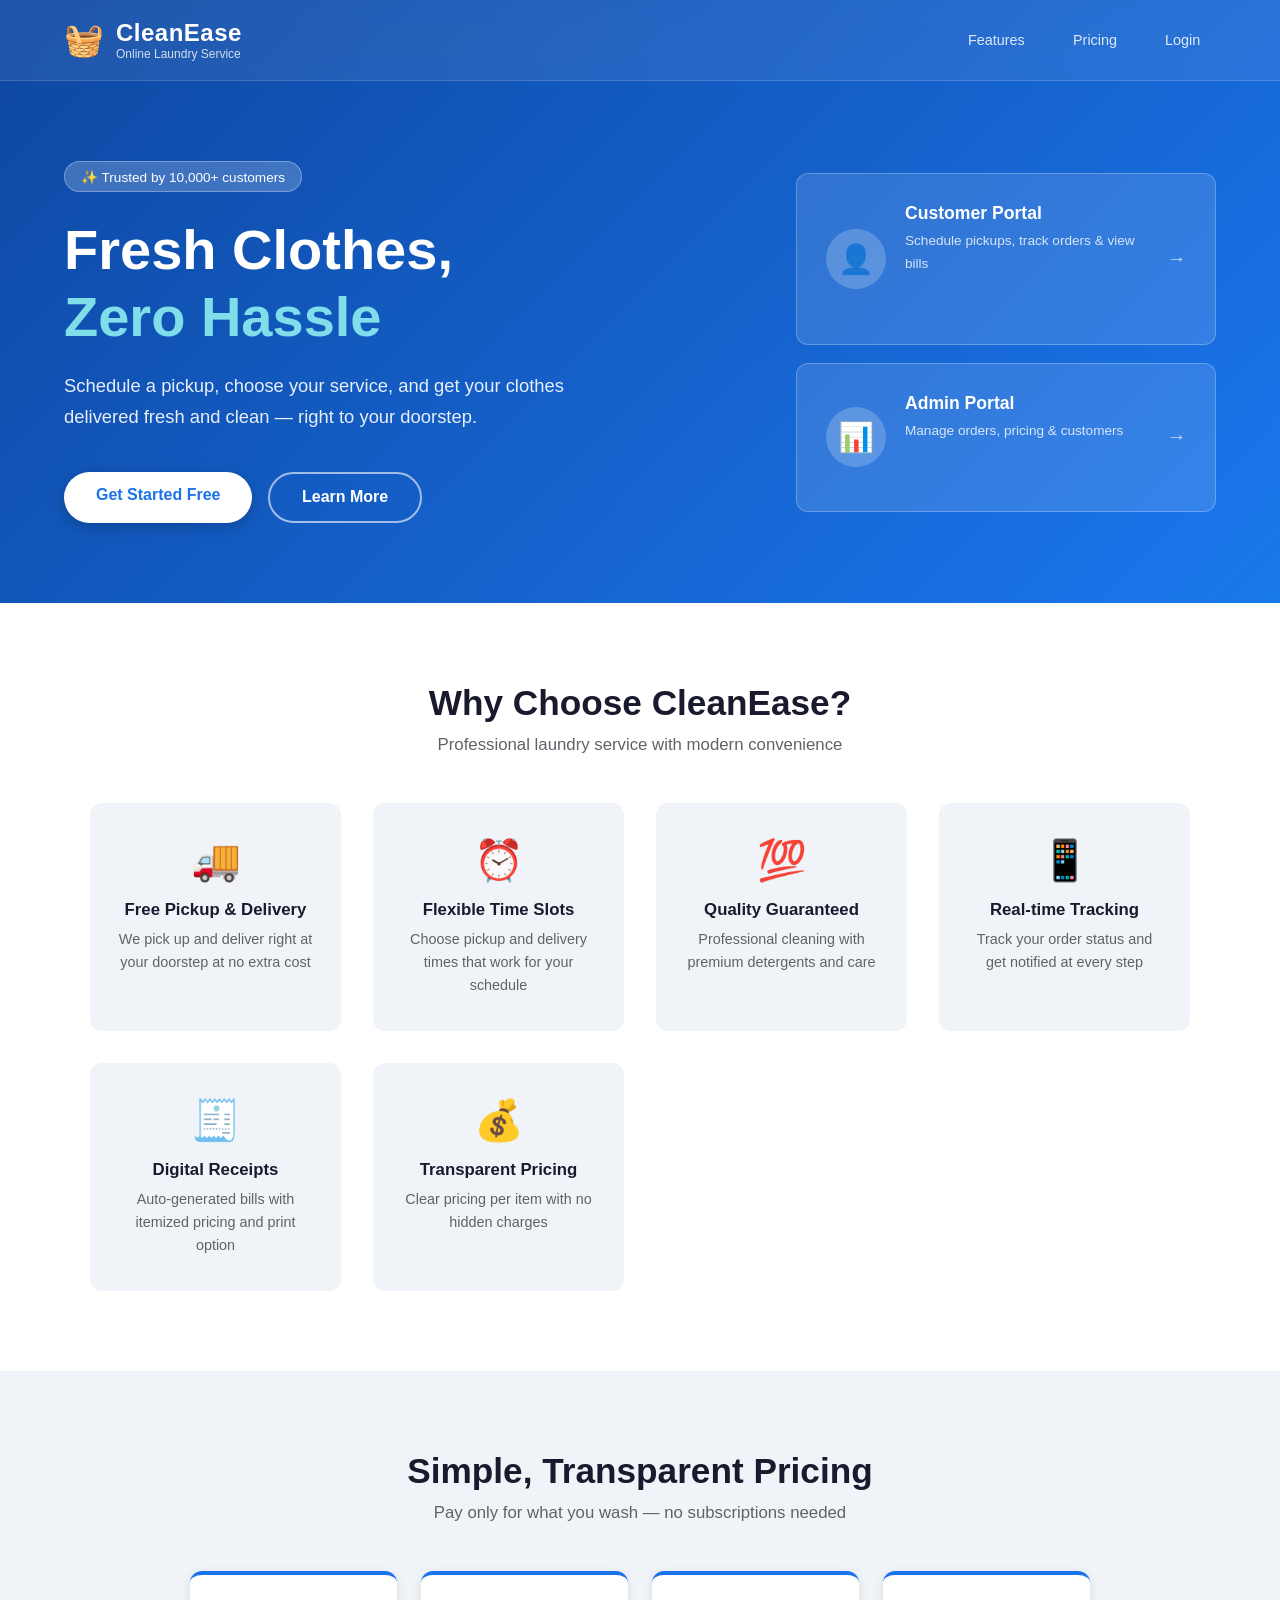
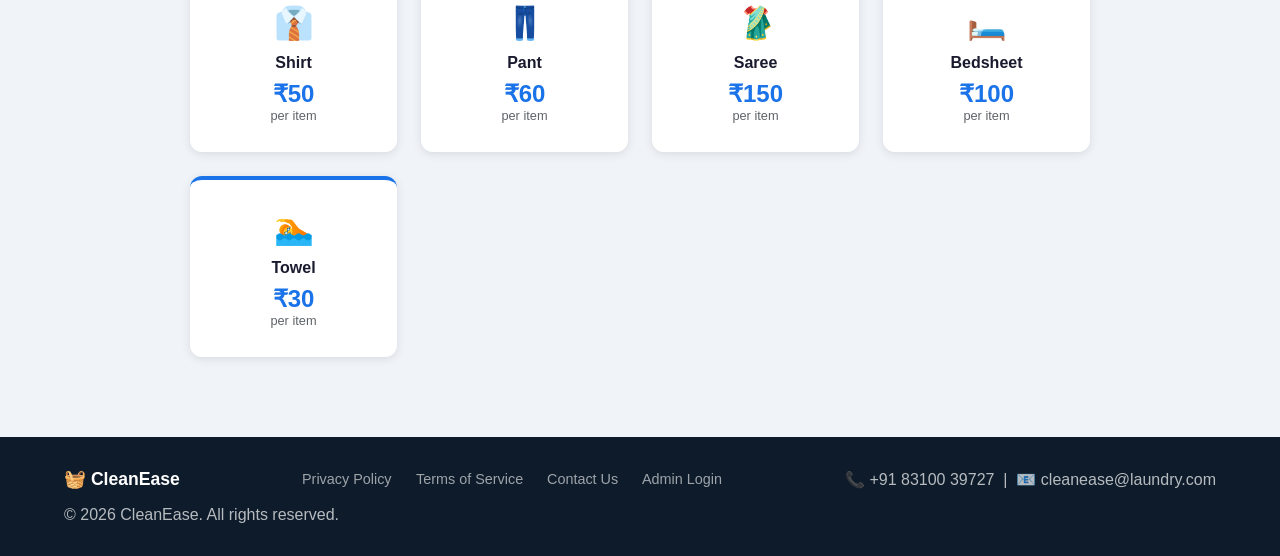
<file: index.html>
<!DOCTYPE html>
<html lang="en">
<head>
    <meta charset="UTF-8">
    <meta name="viewport" content="width=device-width, initial-scale=1.0, maximum-scale=1.0">
    <title>CleanEase - Online Laundry Service</title>
    <link rel="manifest" href="/manifest.json">
    <meta name="theme-color" content="#1a73e8">
    <meta name="apple-mobile-web-app-capable" content="yes">
    <meta name="apple-mobile-web-app-title" content="CleanEase">
    <link rel="apple-touch-icon" href="/icons/icon-192.png">
    <link rel="stylesheet" href="styles.css">
    <style>
        /* ── Mobile Nav Hamburger ── */
        .nav-hamburger {
            display: none;
            flex-direction: column;
            gap: 5px;
            background: none;
            border: none;
            cursor: pointer;
            padding: 6px;
            z-index: 10;
        }
        .nav-hamburger span {
            display: block;
            width: 26px;
            height: 2.5px;
            background: #fff;
            border-radius: 2px;
            transition: all .3s;
        }

        /* ── Full screen mobile menu — attached to body, not nav ── */
        #mobileMenu {
            display: none;
            position: fixed;
            top: 0; left: 0;
            width: 100vw;
            height: 100vh;
            background: #0d2b8e;
            z-index: 99999;
            flex-direction: column;
            align-items: center;
            justify-content: center;
            gap: 0;
        }
        #mobileMenu.open { display: flex; }

        .mobile-menu-close {
            position: absolute;
            top: 20px; right: 20px;
            background: rgba(255,255,255,0.15);
            border: 1px solid rgba(255,255,255,0.25);
            color: white;
            width: 46px; height: 46px;
            border-radius: 50%;
            font-size: 1.3rem;
            cursor: pointer;
            display: flex; align-items: center; justify-content: center;
        }

        .mobile-menu-brand {
            color: white;
            font-size: 1.6rem;
            font-weight: 800;
            margin-bottom: 48px;
            letter-spacing: -0.5px;
        }

        #mobileMenu a {
            color: rgba(255,255,255,0.88);
            text-decoration: none;
            font-size: 1.3rem;
            font-weight: 600;
            padding: 20px 0;
            width: 100%;
            max-width: 340px;
            text-align: center;
            border-bottom: 1px solid rgba(255,255,255,0.1);
            transition: color .2s;
        }
        #mobileMenu a:last-child { border-bottom: none; }
        #mobileMenu a:hover { color: #80deea; }

        @media (max-width: 640px) {
            .nav-links { display: none !important; }
            .nav-hamburger { display: flex !important; }
        }
    </style>
</head>
<body>

<!-- ── Mobile Full-Screen Menu (outside everything) ── -->
<div id="mobileMenu">
    <button class="mobile-menu-close" onclick="closeMobileMenu()">✕</button>
    <div class="mobile-menu-brand">🧺 CleanEase</div>
    <a href="#features" onclick="closeMobileMenu()">✨ Features</a>
    <a href="#pricing" onclick="closeMobileMenu()">💰 Pricing</a>
    <a href="customer-login.html">🔑 Customer Login</a>
    <a href="admin-login.html">📊 Admin Login</a>
</div>

<div class="landing-page">

    <!-- Navigation -->
    <nav class="landing-nav" id="landingNav">
        <a href="#" class="nav-brand">
            <span class="brand-icon">🧺</span>
            <div>
                <span class="brand-name">CleanEase</span>
                <span class="brand-tagline">Online Laundry Service</span>
            </div>
        </a>
        <!-- Desktop links -->
        <div class="nav-links">
            <a href="#features">Features</a>
            <a href="#pricing">Pricing</a>
            <a href="customer-login.html">Login</a>
        </div>
        <!-- Mobile hamburger -->
        <button class="nav-hamburger" onclick="openMobileMenu()" aria-label="Menu">
            <span></span><span></span><span></span>
        </button>
    </nav>

    <!-- Hero Section -->
    <section class="hero">
        <div class="hero-content">
            <div class="hero-badge">✨ Trusted by 10,000+ customers</div>
            <h1>Fresh Clothes,<br><span>Zero Hassle</span></h1>
            <p>Schedule a pickup, choose your service, and get your clothes delivered fresh and clean — right to your doorstep.</p>
            <div class="hero-buttons">
                <a href="customer-login.html" class="btn-hero-primary">Get Started Free</a>
                <a href="#features" class="btn-hero-secondary">Learn More</a>
            </div>
        </div>

        <div class="hero-cards">
            <a href="customer-login.html" class="portal-card">
                <div class="portal-card-icon">👤</div>
                <div class="portal-card-text">
                    <h3>Customer Portal</h3>
                    <p>Schedule pickups, track orders & view bills</p>
                </div>
                <span class="portal-card-arrow">→</span>
            </a>
            <a href="admin-login.html" class="portal-card">
                <div class="portal-card-icon">📊</div>
                <div class="portal-card-text">
                    <h3>Admin Portal</h3>
                    <p>Manage orders, pricing & customers</p>
                </div>
                <span class="portal-card-arrow">→</span>
            </a>
        </div>
    </section>

    <!-- Features Section -->
    <section class="features-section" id="features">
        <div class="section-header">
            <h2>Why Choose CleanEase?</h2>
            <p>Professional laundry service with modern convenience</p>
        </div>
        <div class="features-grid">
            <div class="feature-card">
                <div class="feature-icon">🚚</div>
                <h3>Free Pickup & Delivery</h3>
                <p>We pick up and deliver right at your doorstep at no extra cost</p>
            </div>
            <div class="feature-card">
                <div class="feature-icon">⏰</div>
                <h3>Flexible Time Slots</h3>
                <p>Choose pickup and delivery times that work for your schedule</p>
            </div>
            <div class="feature-card">
                <div class="feature-icon">💯</div>
                <h3>Quality Guaranteed</h3>
                <p>Professional cleaning with premium detergents and care</p>
            </div>
            <div class="feature-card">
                <div class="feature-icon">📱</div>
                <h3>Real-time Tracking</h3>
                <p>Track your order status and get notified at every step</p>
            </div>
            <div class="feature-card">
                <div class="feature-icon">🧾</div>
                <h3>Digital Receipts</h3>
                <p>Auto-generated bills with itemized pricing and print option</p>
            </div>
            <div class="feature-card">
                <div class="feature-icon">💰</div>
                <h3>Transparent Pricing</h3>
                <p>Clear pricing per item with no hidden charges</p>
            </div>
        </div>
    </section>

    <!-- Pricing Section -->
    <section class="pricing-section" id="pricing">
        <div class="section-header">
            <h2>Simple, Transparent Pricing</h2>
            <p>Pay only for what you wash — no subscriptions needed</p>
        </div>
        <div class="pricing-grid">
            <div class="price-card">
                <div class="price-icon">👔</div>
                <h3>Shirt</h3>
                <div class="price">₹50</div>
                <div class="price-unit">per item</div>
            </div>
            <div class="price-card">
                <div class="price-icon">👖</div>
                <h3>Pant</h3>
                <div class="price">₹60</div>
                <div class="price-unit">per item</div>
            </div>
            <div class="price-card">
                <div class="price-icon">🥻</div>
                <h3>Saree</h3>
                <div class="price">₹150</div>
                <div class="price-unit">per item</div>
            </div>
            <div class="price-card">
                <div class="price-icon">🛏️</div>
                <h3>Bedsheet</h3>
                <div class="price">₹100</div>
                <div class="price-unit">per item</div>
            </div>
            <div class="price-card">
                <div class="price-icon">🏊</div>
                <h3>Towel</h3>
                <div class="price">₹30</div>
                <div class="price-unit">per item</div>
            </div>
        </div>
    </section>

    <!-- Footer -->
    <footer class="landing-footer">
        <div class="footer-brand">🧺 CleanEase</div>
        <div class="footer-links">
            <a href="#">Privacy Policy</a>
            <a href="#">Terms of Service</a>
            <a href="#">Contact Us</a>
            <a href="admin-login.html">Admin Login</a>
        </div>
        <div>📞 +91 83100 39727 &nbsp;|&nbsp; 📧 cleanease@laundry.com</div>
        <div>&copy; 2026 CleanEase. All rights reserved.</div>
    </footer>

</div>

<script>
function openMobileMenu() {
    document.getElementById('mobileMenu').classList.add('open');
    document.body.style.overflow = 'hidden';
}
function closeMobileMenu() {
    document.getElementById('mobileMenu').classList.remove('open');
    document.body.style.overflow = '';
}
</script>
</body>
</html>
</file>
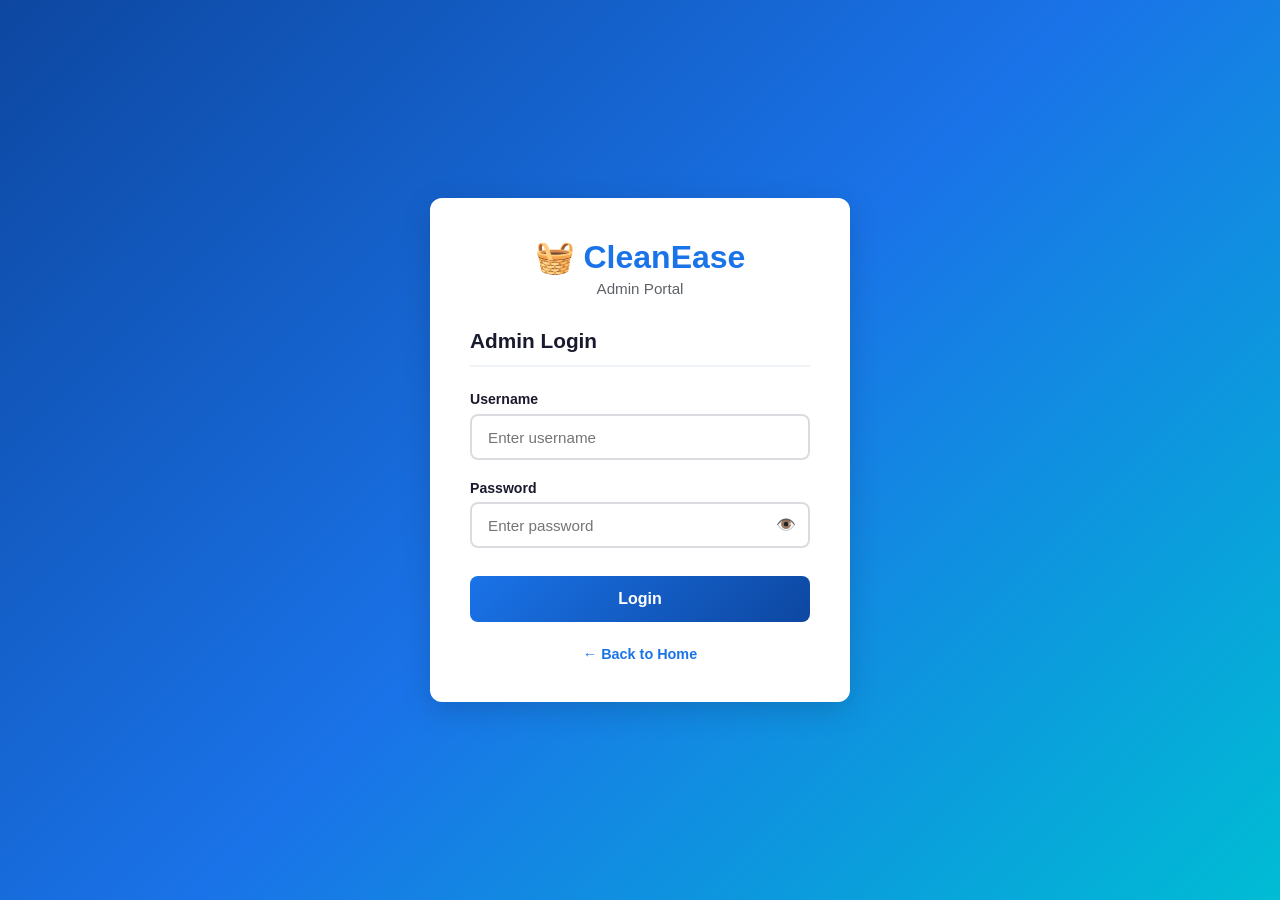
<file: admin-login.html>
<!DOCTYPE html>
<html lang="en">
<head>
    <meta charset="UTF-8">
    <meta name="viewport" content="width=device-width, initial-scale=1.0">
    <title>CleanEase - Admin Login</title>
    <link rel="manifest" href="/manifest.json">
    <meta name="theme-color" content="#1a73e8">
    <meta name="apple-mobile-web-app-capable" content="yes">
    <meta name="apple-mobile-web-app-title" content="CleanEase">
    <link rel="stylesheet" href="styles.css">
</head>
<body>
    <div class="login-container">
        <div class="login-card">
            <div class="login-header">
                <h1>🧺 CleanEase</h1>
                <p>Admin Portal</p>
            </div>

            <!-- Admin Login -->
            <form id="adminLoginForm" class="login-form active">
                <h2>Admin Login</h2>
                <div class="form-group">
                    <label>Username</label>
                    <input type="text" id="adminUsername" placeholder="Enter username" required>
                </div>
                <div class="form-group">
                    <label>Password</label>
                    <div class="pw-input-wrap">
                        <input type="password" id="adminPassword" placeholder="Enter password" required>
                        <button type="button" class="pw-toggle" onclick="togglePw('adminPassword', this)">👁️</button>
                    </div>
                </div>
                <button type="submit" class="btn-login">Login</button>
            </form>

            <div class="back-home">
                <a href="index.html">← Back to Home</a>
            </div>
        </div>
    </div>

    <script src="admin-login.js"></script>
    <script>
        function togglePw(inputId, btn) {
            var input = document.getElementById(inputId);
            input.type = input.type === "password" ? "text" : "password";
            btn.textContent = input.type === "password" ? "👁️" : "🙈";
        }
    </script>
</body>
</html>
</file>
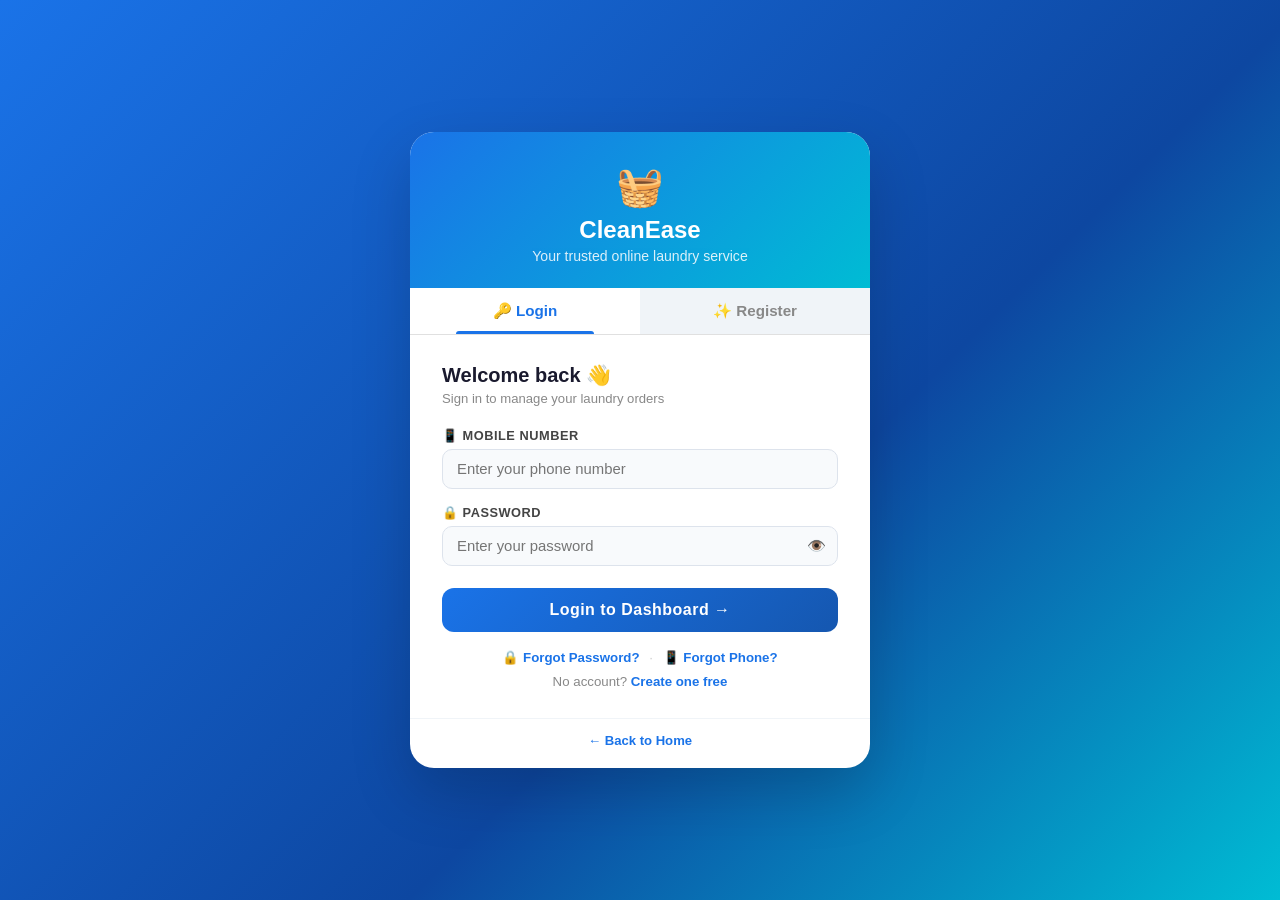
<file: customer-login.html>
<!DOCTYPE html>
<html lang="en">
<head>
    <meta charset="UTF-8">
    <meta name="viewport" content="width=device-width, initial-scale=1.0">
    <title>CleanEase - Customer Portal</title>
    <link rel="manifest" href="/manifest.json">
    <meta name="theme-color" content="#1a73e8">
    <meta name="apple-mobile-web-app-capable" content="yes">
    <meta name="apple-mobile-web-app-title" content="CleanEase">
    <link rel="stylesheet" href="styles.css">
    <style>
        body { margin: 0; font-family: 'Segoe UI', sans-serif; }

        .cl-page {
            min-height: 100vh;
            display: flex;
            align-items: center;
            justify-content: center;
            padding: 24px;
            background: linear-gradient(135deg, #1a73e8 0%, #0d47a1 60%, #00bcd4 100%);
        }

        .cl-card {
            background: #fff;
            border-radius: 24px;
            box-shadow: 0 24px 60px rgba(0,0,0,0.18);
            width: 100%;
            max-width: 460px;
            overflow: hidden;
        }

        /* Banner */
        .cl-banner {
            background: linear-gradient(135deg, #1a73e8, #00bcd4);
            padding: 32px 32px 24px;
            text-align: center;
            color: #fff;
        }
        .cl-banner .logo { font-size: 2.4rem; margin-bottom: 6px; }
        .cl-banner h1    { margin: 0; font-size: 1.5rem; font-weight: 700; }
        .cl-banner p     { margin: 4px 0 0; font-size: 0.88rem; opacity: .85; }

        /* Tabs */
        .cl-tabs {
            display: grid;
            grid-template-columns: 1fr 1fr;
            background: #f0f4f8;
            border-bottom: 1px solid #e0e0e0;
        }
        .cl-tab {
            padding: 14px;
            border: none;
            background: transparent;
            font-size: 0.95rem;
            font-weight: 600;
            color: #888;
            cursor: pointer;
            transition: all .2s;
            position: relative;
        }
        .cl-tab.active { color: #1a73e8; background: #fff; }
        .cl-tab.active::after {
            content: '';
            position: absolute;
            bottom: 0; left: 20%; right: 20%;
            height: 3px;
            background: #1a73e8;
            border-radius: 3px 3px 0 0;
        }

        /* Panels */
        .cl-panel { display: none; padding: 28px 32px 24px; }
        .cl-panel.active { display: block; }
        .cl-panel h2  { margin: 0 0 4px; font-size: 1.25rem; color: #1a1a2e; }
        .cl-panel .sub { font-size: 0.82rem; color: #888; margin: 0 0 22px; }

        /* Fields */
        .fg { margin-bottom: 16px; }
        .fg label {
            display: block;
            font-size: 0.8rem;
            font-weight: 600;
            color: #444;
            margin-bottom: 6px;
            text-transform: uppercase;
            letter-spacing: .04em;
        }
        .fg input, .fg textarea {
            width: 100%;
            padding: 11px 14px;
            border: 1.5px solid #dde3ec;
            border-radius: 10px;
            font-size: 0.93rem;
            color: #1a1a2e;
            background: #f8fafc;
            outline: none;
            box-sizing: border-box;
            transition: border-color .2s, box-shadow .2s;
        }
        .fg input:focus, .fg textarea:focus {
            border-color: #1a73e8;
            background: #fff;
            box-shadow: 0 0 0 3px rgba(26,115,232,.1);
        }
        .fg textarea { resize: none; }

        /* Password */
        .pw-wrap { position: relative; }
        .pw-wrap input { padding-right: 42px; }
        .pw-eye {
            position: absolute; right: 12px; top: 50%;
            transform: translateY(-50%);
            background: none; border: none;
            cursor: pointer; font-size: .95rem; padding: 0;
        }
        .pw-track {
            height: 4px; background: #e8edf2;
            border-radius: 99px; margin-top: 7px; overflow: hidden;
        }
        .pw-fill {
            height: 100%; width: 0; border-radius: 99px;
            transition: width .25s, background .25s;
        }
        .pw-hint {
            font-size: 0.75rem; font-weight: 600;
            margin-top: 5px; min-height: 17px;
            padding: 2px 7px; border-radius: 4px; display: inline-block;
        }
        .hint-warn { color: #c0392b; background: #fdf3f2; }
        .hint-ok   { color: #27ae60; background: #eafaf1; }

        /* Buttons */
        .cl-btn {
            width: 100%; padding: 13px; margin-top: 6px;
            border: none; border-radius: 12px;
            font-size: 1rem; font-weight: 700; cursor: pointer;
            letter-spacing: .03em;
            transition: transform .15s, box-shadow .15s;
        }
        .cl-btn:hover  { transform: translateY(-1px); box-shadow: 0 6px 20px rgba(26,115,232,.35); }
        .cl-btn:active { transform: translateY(0); }
        .btn-login    { background: linear-gradient(135deg,#1a73e8,#1557b0); color:#fff; }
        .btn-register { background: linear-gradient(135deg,#00bcd4,#0097a7); color:#fff; }
        .btn-forgot   { background: linear-gradient(135deg,#7c3aed,#5b21b6); color:#fff; }

        /* Helper links row */
        .cl-links {
            text-align: center;
            margin-top: 14px;
            font-size: 0.83rem;
            color: #888;
            line-height: 1.8;
        }
        .cl-links a {
            color: #1a73e8; text-decoration: none; font-weight: 600;
        }
        .cl-links a:hover { text-decoration: underline; }
        .cl-links .sep { color: #ccc; margin: 0 6px; }

        /* Footer — Back to Home, always at bottom of card */
        .cl-footer {
            text-align: center;
            padding: 14px 32px 20px;
            border-top: 1px solid #f0f4f8;
            font-size: 0.82rem;
        }
        .cl-footer a {
            color: #1a73e8; text-decoration: none; font-weight: 600;
        }
        .cl-footer a:hover { text-decoration: underline; }

        /* Back link inside forgot panels */
        .back-link {
            display: inline-flex; align-items: center; gap: 6px;
            font-size: 0.82rem; color: #1a73e8; cursor: pointer;
            background: none; border: none; padding: 0; margin-bottom: 18px;
            font-weight: 600;
        }
        .back-link:hover { text-decoration: underline; }

        /* Alert boxes */
        .success-box {
            background: #eafaf1; border: 1.5px solid #27ae60;
            border-radius: 10px; padding: 14px 16px;
            color: #1a5c35; font-size: 0.88rem; margin-bottom: 16px;
            display: none;
        }
        .error-box {
            background: #fdf3f2; border: 1.5px solid #e74c3c;
            border-radius: 10px; padding: 14px 16px;
            color: #922b21; font-size: 0.88rem; margin-bottom: 16px;
            display: none;
        }
        .info-box {
            background: #eff6ff; border: 1.5px solid #1a73e8;
            border-radius: 10px; padding: 14px 16px;
            color: #1a3a6e; font-size: 0.88rem; margin-bottom: 16px;
        }
    </style>
</head>
<body>
<div class="cl-page">
    <div class="cl-card">

        <!-- Banner -->
        <div class="cl-banner">
            <div class="logo">🧺</div>
            <h1>CleanEase</h1>
            <p>Your trusted online laundry service</p>
        </div>

        <!-- Tabs -->
        <div class="cl-tabs">
            <button class="cl-tab active" id="tab-login"    onclick="showPanel('login')">🔑 Login</button>
            <button class="cl-tab"        id="tab-register" onclick="showPanel('register')">✨ Register</button>
        </div>

        <!-- LOGIN PANEL -->
        <div class="cl-panel active" id="panel-login">
            <h2>Welcome back 👋</h2>
            <p class="sub">Sign in to manage your laundry orders</p>
            <form id="customerLoginForm">
                <div class="fg">
                    <label>📱 Mobile Number</label>
                    <input type="tel" id="customerPhone" placeholder="Enter your phone number" required>
                </div>
                <div class="fg">
                    <label>🔒 Password</label>
                    <div class="pw-wrap">
                        <input type="password" id="customerPassword" placeholder="Enter your password" required>
                        <button type="button" class="pw-eye" onclick="togglePw('customerPassword',this)">👁️</button>
                    </div>
                </div>
                <button type="submit" class="cl-btn btn-login">Login to Dashboard →</button>
            </form>
            <div class="cl-links">
                <a href="#" onclick="showPanel('forgot-password');return false;">🔒 Forgot Password?</a>
                <span class="sep">·</span>
                <a href="#" onclick="showPanel('forgot-phone');return false;">📱 Forgot Phone?</a>
                <br>
                No account? <a href="#" onclick="showPanel('register');return false;">Create one free</a>
            </div>
        </div>

        <!-- REGISTER PANEL -->
        <div class="cl-panel" id="panel-register">
            <h2>Create account 🚀</h2>
            <p class="sub">Join CleanEase — free pickup & delivery</p>
            <form id="customerRegisterForm">
                <div class="fg">
                    <label>👤 Full Name</label>
                    <input type="text" id="registerName" placeholder="Enter your full name" required>
                </div>
                <div class="fg">
                    <label>📱 Mobile Number</label>
                    <input type="tel" id="registerPhone" placeholder="Enter your phone number" required>
                </div>
                <div class="fg">
                    <label>📍 Address</label>
                    <textarea id="registerAddress" rows="2" placeholder="Enter your address" required></textarea>
                </div>
                <div class="fg">
                    <label>🔒 Password</label>
                    <div class="pw-wrap">
                        <input type="password" id="registerPassword"
                               placeholder="Create a strong password"
                               oninput="liveValidate(this.value)" required>
                        <button type="button" class="pw-eye" onclick="togglePw('registerPassword',this)">👁️</button>
                    </div>
                    <div class="pw-track"><div class="pw-fill" id="pwFill"></div></div>
                    <span class="pw-hint" id="pwHint"></span>
                </div>
                <div class="fg">
                    <label>🔒 Confirm Password</label>
                    <div class="pw-wrap">
                        <input type="password" id="registerConfirmPassword" placeholder="Re-enter your password" required>
                        <button type="button" class="pw-eye" onclick="togglePw('registerConfirmPassword',this)">👁️</button>
                    </div>
                </div>
                <button type="submit" class="cl-btn btn-register">Create Account ✓</button>
            </form>
            <div class="cl-links">
                Already have an account? <a href="#" onclick="showPanel('login');return false;">Sign in</a>
            </div>
        </div>

        <!-- FORGOT PASSWORD PANEL -->
        <div class="cl-panel" id="panel-forgot-password">
            <button class="back-link" onclick="showPanel('login')">← Back to Login</button>
            <h2>Reset Password 🔒</h2>
            <p class="sub">Enter your registered phone number to reset your password</p>
            <div class="error-box"   id="fpError"></div>
            <div class="success-box" id="fpSuccess"></div>
            <div id="fpStep1">
                <form id="forgotPasswordForm">
                    <div class="fg">
                        <label>📱 Registered Mobile Number</label>
                        <input type="tel" id="fpPhone" placeholder="Enter your phone number" required>
                    </div>
                    <button type="submit" class="cl-btn btn-login">Verify Phone →</button>
                </form>
            </div>
            <div id="fpStep2" style="display:none;">
                <div class="info-box">✅ Phone verified! Set your new password below.</div>
                <form id="resetPasswordForm">
                    <div class="fg">
                        <label>🔒 New Password</label>
                        <div class="pw-wrap">
                            <input type="password" id="fpNewPassword" placeholder="Enter new password"
                                   oninput="liveValidateFp(this.value)" required>
                            <button type="button" class="pw-eye" onclick="togglePw('fpNewPassword',this)">👁️</button>
                        </div>
                        <div class="pw-track"><div class="pw-fill" id="fpPwFill"></div></div>
                        <span class="pw-hint" id="fpPwHint"></span>
                    </div>
                    <div class="fg">
                        <label>🔒 Confirm New Password</label>
                        <div class="pw-wrap">
                            <input type="password" id="fpConfirmPassword" placeholder="Re-enter new password" required>
                            <button type="button" class="pw-eye" onclick="togglePw('fpConfirmPassword',this)">👁️</button>
                        </div>
                    </div>
                    <button type="submit" class="cl-btn btn-login">Reset Password ✓</button>
                </form>
            </div>
        </div>

        <!-- FORGOT PHONE PANEL -->
        <div class="cl-panel" id="panel-forgot-phone">
            <button class="back-link" onclick="showPanel('login')">← Back to Login</button>
            <h2>Find My Account 📱</h2>
            <p class="sub">Enter your name and address to recover your phone number</p>
            <div class="error-box"   id="ffError"></div>
            <div class="success-box" id="ffSuccess"></div>
            <form id="forgotPhoneForm">
                <div class="fg">
                    <label>👤 Full Name</label>
                    <input type="text" id="ffName" placeholder="Enter your registered full name" required>
                </div>
                <div class="fg">
                    <label>📍 Registered Address</label>
                    <textarea id="ffAddress" rows="2" placeholder="Enter your registered address" required></textarea>
                </div>
                <button type="submit" class="cl-btn btn-forgot">Find My Account →</button>
            </form>
        </div>

        <!-- Footer — always visible at bottom -->
        <div class="cl-footer">
            <a href="/index.html">← Back to Home</a>
        </div>

    </div>
</div>

<script src="customer-login.js"></script>
<script>
    function showPanel(name) {
        document.querySelectorAll('.cl-panel').forEach(function(p){ p.classList.remove('active'); });
        document.querySelectorAll('.cl-tab').forEach(function(t){ t.classList.remove('active'); });
        document.getElementById('panel-' + name).classList.add('active');
        var tab = document.getElementById('tab-' + name);
        if (tab) tab.classList.add('active');
        if (name === 'forgot-password') {
            document.getElementById('fpStep1').style.display = 'block';
            document.getElementById('fpStep2').style.display = 'none';
            document.getElementById('fpError').style.display = 'none';
            document.getElementById('fpSuccess').style.display = 'none';
            document.getElementById('forgotPasswordForm').reset();
        }
        if (name === 'forgot-phone') {
            document.getElementById('ffError').style.display = 'none';
            document.getElementById('ffSuccess').style.display = 'none';
            document.getElementById('forgotPhoneForm').reset();
        }
    }

    function togglePw(id, btn) {
        var el = document.getElementById(id);
        el.type = el.type === 'password' ? 'text' : 'password';
        btn.textContent = el.type === 'password' ? '👁️' : '🙈';
    }

    var PW_CHECKS = [
        { regex: /.{8,}/,      msg: 'At least 8 characters' },
        { regex: /[A-Z]/,      msg: 'One uppercase letter (A-Z)' },
        { regex: /[a-z]/,      msg: 'One lowercase letter (a-z)' },
        { regex: /[0-9]/,      msg: 'One number (0-9)' },
        { regex: /[!@#$%^&*]/, msg: 'One special character (!@#$%^&*)' },
        { regex: /^\S+$/,      msg: 'No spaces allowed' }
    ];
    var COLORS = ['#e74c3c','#e74c3c','#e67e22','#f1c40f','#2ecc71','#27ae60'];
    var WIDTHS  = ['16%','32%','48%','66%','83%','100%'];

    function liveValidate(pw)   { runPwValidate(pw, 'pwFill',   'pwHint');   }
    function liveValidateFp(pw) { runPwValidate(pw, 'fpPwFill', 'fpPwHint'); }

    function runPwValidate(pw, fillId, hintId) {
        var fill = document.getElementById(fillId);
        var hint = document.getElementById(hintId);
        if (!fill) return;
        if (!pw) { fill.style.width='0'; hint.textContent=''; hint.className='pw-hint'; return; }
        var passed=0, firstFail='';
        PW_CHECKS.forEach(function(c){ if(c.regex.test(pw)) passed++; else if(!firstFail) firstFail=c.msg; });
        fill.style.width=WIDTHS[passed]||'100%';
        fill.style.background=COLORS[passed]||'#27ae60';
        if(passed===PW_CHECKS.length){ hint.textContent='✅ Strong password!'; hint.className='pw-hint hint-ok'; }
        else { hint.textContent='⚠ '+firstFail; hint.className='pw-hint hint-warn'; }
    }

    /* Forgot Password */
    document.getElementById('forgotPasswordForm').addEventListener('submit', async function(e) {
        e.preventDefault();
        var phone = document.getElementById('fpPhone').value.trim();
        var errEl = document.getElementById('fpError');
        errEl.style.display = 'none';
        try {
            var res  = await fetch(API + '/customer/lookup', { method:'POST', headers:{'Content-Type':'application/json'}, body:JSON.stringify({phone:phone}) });
            var data = await res.json();
            if (data.success) {
                document.getElementById('fpStep1').style.display = 'none';
                document.getElementById('fpStep2').style.display = 'block';
                document.getElementById('fpStep2').dataset.phone = phone;
            } else {
                errEl.textContent = '❌ ' + (data.message || 'Phone number not found.');
                errEl.style.display = 'block';
            }
        } catch(err) { errEl.textContent = '❌ Cannot connect to server.'; errEl.style.display = 'block'; }
    });

    document.getElementById('resetPasswordForm').addEventListener('submit', async function(e) {
        e.preventDefault();
        var phone     = document.getElementById('fpStep2').dataset.phone;
        var newPw     = document.getElementById('fpNewPassword').value;
        var confirmPw = document.getElementById('fpConfirmPassword').value;
        var errEl     = document.getElementById('fpError');
        var sucEl     = document.getElementById('fpSuccess');
        errEl.style.display = 'none'; sucEl.style.display = 'none';
        if (newPw !== confirmPw) { errEl.textContent='❌ Passwords do not match.'; errEl.style.display='block'; return; }
        var strength = checkPasswordStrength(newPw);
        if (strength !== 'Strong password') { errEl.textContent='❌ '+strength; errEl.style.display='block'; return; }
        try {
            var res  = await fetch(API + '/customer/reset-password', { method:'POST', headers:{'Content-Type':'application/json'}, body:JSON.stringify({phone:phone, new_password:newPw}) });
            var data = await res.json();
            if (data.success) {
                sucEl.textContent = '✅ Password reset! Redirecting to login...';
                sucEl.style.display = 'block';
                document.getElementById('resetPasswordForm').reset();
                setTimeout(function(){ showPanel('login'); }, 2000);
            } else { errEl.textContent='❌ '+(data.message||'Failed.'); errEl.style.display='block'; }
        } catch(err) { errEl.textContent='❌ Cannot connect to server.'; errEl.style.display='block'; }
    });

    /* Forgot Phone */
    document.getElementById('forgotPhoneForm').addEventListener('submit', async function(e) {
        e.preventDefault();
        var name    = document.getElementById('ffName').value.trim();
        var address = document.getElementById('ffAddress').value.trim();
        var errEl   = document.getElementById('ffError');
        var sucEl   = document.getElementById('ffSuccess');
        errEl.style.display = 'none'; sucEl.style.display = 'none';
        try {
            var res  = await fetch(API + '/customer/find-phone', { method:'POST', headers:{'Content-Type':'application/json'}, body:JSON.stringify({name:name, address:address}) });
            var data = await res.json();
            if (data.success) { sucEl.textContent='✅ Your registered phone: '+data.phone; sucEl.style.display='block'; }
            else { errEl.textContent='❌ '+(data.message||'No account found.'); errEl.style.display='block'; }
        } catch(err) { errEl.textContent='❌ Cannot connect to server.'; errEl.style.display='block'; }
    });
</script>
</body>
</html>
</file>
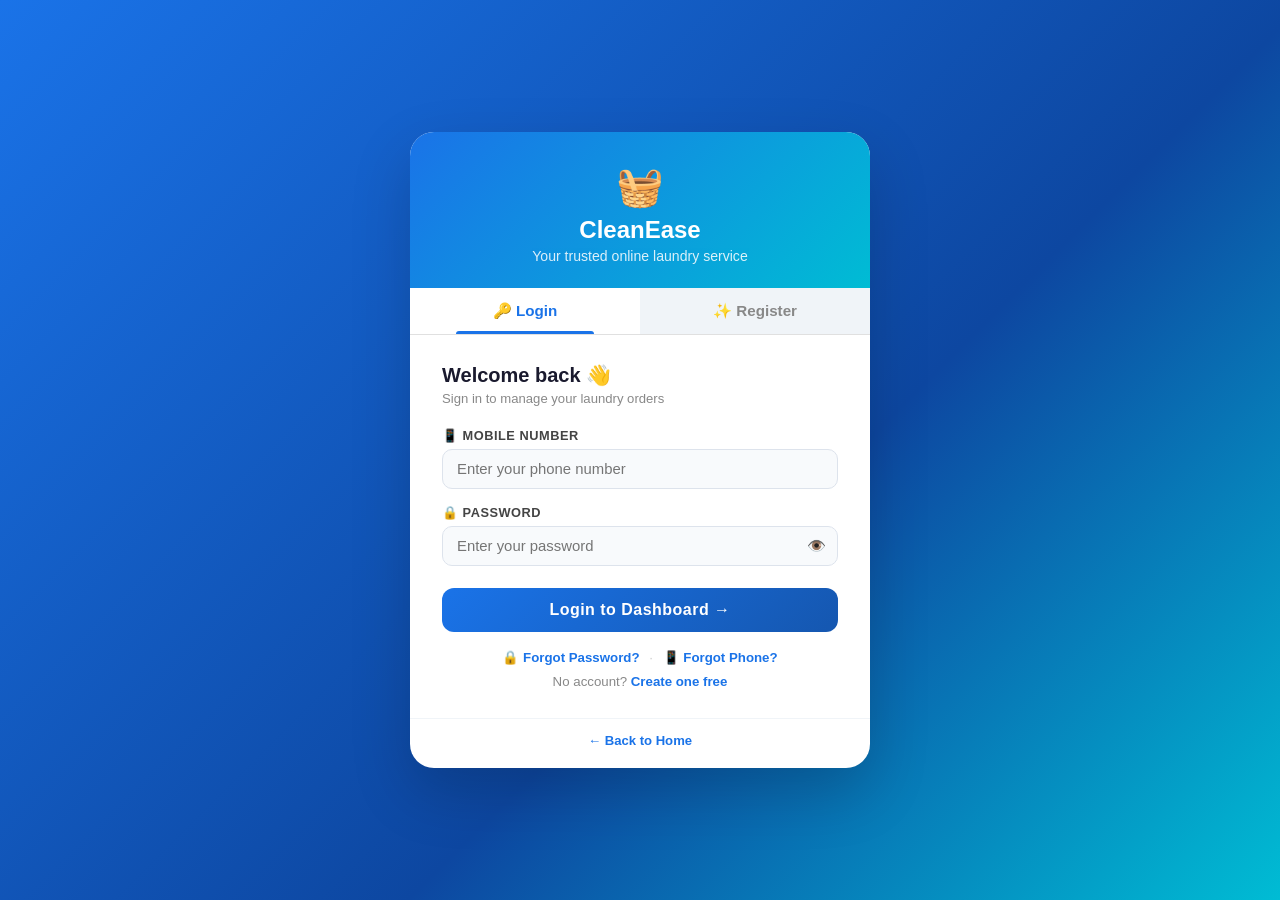
<file: dashboard.html>
<!DOCTYPE html>
<html lang="en">
<head>
    <meta charset="UTF-8">
    <meta name="viewport" content="width=device-width, initial-scale=1.0">
    <title>CleanEase - Dashboard</title>
    <link rel="manifest" href="/manifest.json">
    <meta name="theme-color" content="#1a73e8">
    <meta name="apple-mobile-web-app-capable" content="yes">
    <meta name="apple-mobile-web-app-title" content="CleanEase">
    <link rel="apple-touch-icon" href="/icons/icon-192.png">
    <link rel="preconnect" href="https://fonts.googleapis.com">
    <link rel="preconnect" href="https://fonts.gstatic.com" crossorigin>
    <link href="https://fonts.googleapis.com/css2?family=Inter:wght@400;500;600;700;800;900&display=swap" rel="stylesheet">
    <link rel="stylesheet" href="dashboard.css">
    <link rel="stylesheet" href="styles.css">
</head>
<body>
<div class="dashboard-layout">

    <!-- Sidebar -->
    <aside class="sidebar">
        <div class="sidebar-brand">
            <div class="brand">
                <span class="brand-icon">🧺</span>
                <div>
                    <div class="brand-name">CleanEase</div>
                    <div class="brand-sub">Laundry Service</div>
                </div>
            </div>
        </div>

        <div class="sidebar-user">
            <div class="user-avatar" id="userAvatar">U</div>
            <div class="user-info">
                <div class="user-name" id="userName">User</div>
                <span class="user-role" id="userRole">Role</span>
            </div>
        </div>

        <nav class="sidebar-nav" id="mainNav"></nav>

        <div class="sidebar-footer">
            <button class="btn-logout" onclick="logout()">🚪 Logout</button>
        </div>
    </aside>

    <!-- Sidebar overlay for mobile -->
    <div class="sidebar-overlay" id="sidebarOverlay" onclick="toggleSidebar()"></div>

    <!-- Main Content -->
    <div class="main-content">

        <!-- Notification Bar -->
        <div id="notificationBar" class="notification-bar" style="display:none;">
            <span class="notif-icon">🔔</span>
            <span id="notifBarMessage"></span>
            <button onclick="closeNotification()" class="notification-close">×</button>
        </div>

        <!-- Top Bar -->
        <div class="topbar">
            <!-- Hamburger for mobile -->
            <button class="hamburger-btn" id="hamburgerBtn" onclick="toggleSidebar()" title="Menu">
                <span></span><span></span><span></span>
            </button>
            <div class="topbar-title">
                <h2 id="pageTitle">Dashboard</h2>
                <p id="pageSubtitle">Welcome back!</p>
            </div>
            <div class="topbar-right">
                <!-- Live Clock -->
                <div class="topbar-clock" id="topbarClock">
                    <span class="clock-time" id="clockTime">--:--</span>
                    <span class="clock-date" id="clockDate">---</span>
                </div>
                <!-- Dark Mode Toggle -->
                <button class="dark-toggle" id="darkToggle" onclick="toggleDarkMode()" title="Toggle dark mode">
                    <span id="darkIcon">🌙</span>
                </button>
                <!-- Notifications -->
                <button class="notif-btn" id="notifBtn" onclick="handleNotifClick()" title="Notifications">
                    🔔
                    <span class="notif-badge" id="notifBadge" style="display:none;">0</span>
                </button>
            </div>
        </div>

        <!-- Page Content -->
        <div class="page-content">

            <!-- Overview Section -->
            <section id="overview-section" class="content-section active">

                <!-- Welcome Banner (injected by JS, but fallback here) -->
                <div class="welcome-banner" id="welcomeBanner">
                    <div class="welcome-text">
                        <h2 id="welcomeHeading">👋 Welcome back!</h2>
                        <p id="welcomeSubtext">Here's what's happening with your laundry today.</p>
                    </div>
                    <button class="welcome-action" id="welcomeActionBtn" onclick="handleWelcomeAction()">
                        ➕ New Order
                    </button>
                </div>

                <div class="stats-grid">
                    <div class="stat-card">
                        <div class="stat-icon-wrap">📋</div>
                        <div class="stat-info">
                            <h3 id="stat1Title">Orders</h3>
                            <p id="stat1Value">0</p>
                        </div>
                    </div>
                    <div class="stat-card">
                        <div class="stat-icon-wrap">⏳</div>
                        <div class="stat-info">
                            <h3 id="stat2Title">Pending</h3>
                            <p id="stat2Value">0</p>
                        </div>
                    </div>
                    <div class="stat-card">
                        <div class="stat-icon-wrap">✅</div>
                        <div class="stat-info">
                            <h3 id="stat3Title">Completed</h3>
                            <p id="stat3Value">0</p>
                        </div>
                    </div>
                    <div class="stat-card">
                        <div class="stat-icon-wrap">💰</div>
                        <div class="stat-info">
                            <h3 id="stat4Title">Revenue</h3>
                            <p id="stat4Value">₹0</p>
                        </div>
                    </div>
                </div>
                <div id="overviewExtra"></div>
            </section>

            <!-- Customer: New Order -->
            <section id="newOrder-section" class="content-section customer-only">

                <!-- Order Page Header -->
                <div class="order-page-header">
                    <div class="order-page-header-left">
                        <div class="order-page-icon">🧺</div>
                        <div>
                            <h2>New Laundry Order</h2>
                            <p>Fill in your details and add cloth items below</p>
                        </div>
                    </div>
                    <div class="order-steps">
                        <div class="order-step active" id="step1Indicator">
                            <div class="step-dot">1</div>
                            <span>Details</span>
                        </div>
                        <div class="order-step-line"></div>
                        <div class="order-step" id="step2Indicator">
                            <div class="step-dot">2</div>
                            <span>Items</span>
                        </div>
                        <div class="order-step-line"></div>
                        <div class="order-step" id="step3Indicator">
                            <div class="step-dot">3</div>
                            <span>Confirm</span>
                        </div>
                    </div>
                </div>

                <!-- Two-column layout: form + live summary -->
                <div class="new-order-layout">

                    <!-- LEFT: Form -->
                    <div class="new-order-form-col">

                        <!-- Step 1: Customer Details -->
                        <div class="order-card-section" id="orderStep1">
                            <div class="order-card-section-header">
                                <div class="section-num">1</div>
                                <div>
                                    <h3>Customer Details</h3>
                                    <p>Your contact & pickup information</p>
                                </div>
                            </div>
                            <div class="order-card-section-body">
                                <div class="form-row">
                                    <div class="form-group ni-group">
                                        <label class="ni-label"><span class="ni-icon">👤</span> Full Name</label>
                                        <input type="text" id="orderName" class="ni-input" placeholder="e.g. Kowshik" required>
                                    </div>
                                    <div class="form-group ni-group">
                                        <label class="ni-label"><span class="ni-icon">📱</span> Mobile Number</label>
                                        <input type="tel" id="orderPhone" class="ni-input" placeholder="e.g. 9876543210" required>
                                    </div>
                                </div>
                                <div class="form-group ni-group">
                                    <label class="ni-label"><span class="ni-icon">📍</span> Pickup Address</label>
                                    <textarea id="orderAddress" class="ni-input ni-textarea" rows="3" placeholder="House no., Street, Area, City..." required></textarea>
                                </div>
                                <div class="form-row">
                                    <div class="form-group ni-group">
                                        <label class="ni-label"><span class="ni-icon">📅</span> Order Date</label>
                                        <input type="date" id="orderDate" class="ni-input" required>
                                        <span class="date-msg" id="orderDateMsg"></span>
                                    </div>
                                    <div class="form-group ni-group">
                                        <label class="ni-label"><span class="ni-icon">🚚</span> Delivery Date</label>
                                        <input type="date" id="deliveryDate" class="ni-input" required>
                                        <span class="date-msg" id="deliveryDateMsg"></span>
                                    </div>
                                </div>
                            </div>
                        </div>

                        <!-- Step 2: Cloth Items -->
                        <div class="order-card-section" id="orderStep2">
                            <div class="order-card-section-header">
                                <div class="section-num">2</div>
                                <div>
                                    <h3>Cloth Items</h3>
                                    <p>Add the clothes you want cleaned</p>
                                </div>
                            </div>
                            <div class="order-card-section-body">
                                <div class="cloth-items-header">
                                    <span class="cloth-col-label">Cloth Type</span>
                                    <span class="cloth-col-label">Service</span>
                                    <span class="cloth-col-label">Qty</span>
                                    <span class="cloth-col-label"></span>
                                </div>
                                <div id="clothItemsContainer"></div>
                                <button type="button" onclick="addClothItem()" class="btn-add-item">
                                    <span class="btn-add-item-icon">＋</span>
                                    Add Another Item
                                </button>
                            </div>
                        </div>

                        <!-- Step 3: Payment Method -->
                        <div class="order-card-section" id="orderStep3Card">
                            <div class="order-card-section-header">
                                <div class="section-num" style="background:linear-gradient(135deg,#10b981,#059669);">3</div>
                                <div>
                                    <h3>Payment Method</h3>
                                    <p>Choose how you'd like to pay</p>
                                </div>
                            </div>
                            <div class="order-card-section-body">
                                <div class="order-payment-options">

                                    <!-- Cash on Delivery -->
                                    <label class="order-pay-option" id="payOptCOD">
                                        <input type="radio" name="orderPayMethod" value="Cash" checked
                                               onchange="selectOrderPayMethod('Cash')">
                                        <div class="order-pay-card active" id="payCardCOD">
                                            <div class="order-pay-icon">💵</div>
                                            <div class="order-pay-info">
                                                <strong>Cash on Delivery</strong>
                                                <span>Pay in cash when your order is delivered</span>
                                            </div>
                                            <div class="order-pay-check" id="payCheckCOD">✓</div>
                                        </div>
                                    </label>

                                    <!-- Scan / UPI -->
                                    <label class="order-pay-option" id="payOptScan">
                                        <input type="radio" name="orderPayMethod" value="Scan"
                                               onchange="selectOrderPayMethod('Scan')">
                                        <div class="order-pay-card" id="payCardScan">
                                            <div class="order-pay-icon">📱</div>
                                            <div class="order-pay-info">
                                                <strong>Scan / UPI</strong>
                                                <span>Pay via UPI, PhonePe, GPay, Paytm</span>
                                            </div>
                                            <div class="order-pay-check" id="payCheckScan"></div>
                                        </div>
                                    </label>

                                </div>

                                <!-- UPI info shown when Scan selected -->
                                <div class="order-upi-info" id="orderUpiInfo" style="display:none;">
                                    <div class="order-upi-left">
                                        <div class="order-upi-pulse">📲</div>
                                        <div>
                                            <strong>Pay via UPI at delivery</strong>
                                            <span>UPI ID: <b>cleanease@upi</b></span>
                                        </div>
                                    </div>
                                    <div class="order-upi-apps">
                                        <span title="PhonePe">🟣</span>
                                        <span title="GPay">🔵</span>
                                        <span title="Paytm">🔷</span>
                                    </div>
                                </div>

                            </div>
                        </div>

                        <!-- Place Order Button -->
                        <form id="orderForm">
                            <button type="submit" class="btn-place-order">
                                <span class="btn-place-order-icon">🛒</span>
                                <span>Place Order</span>
                                <span class="btn-place-order-arrow">→</span>
                            </button>
                        </form>

                    </div><!-- end form col -->

                    <!-- RIGHT: Live Summary -->
                    <div class="new-order-summary-col">
                        <div class="live-summary-card">
                            <div class="live-summary-header">
                                <span>🧾</span>
                                <h3>Order Summary</h3>
                            </div>
                            <div class="live-summary-body">
                                <div class="live-summary-empty" id="summaryEmpty">
                                    <div class="summary-empty-icon">👕</div>
                                    <p>Add items to see your order summary</p>
                                </div>
                                <div id="liveSummaryItems" class="live-summary-items"></div>
                            </div>
                            <div class="live-summary-footer">
                                <div class="live-summary-row">
                                    <span>Total Items</span>
                                    <span class="live-summary-val" id="totalItems">0</span>
                                </div>
                                <div class="live-summary-divider"></div>
                                <div class="live-summary-row live-summary-total">
                                    <span>Total Amount</span>
                                    <span>₹<span id="totalAmount">0.00</span></span>
                                </div>
                                <div class="live-summary-divider"></div>
                                <div class="live-summary-row">
                                    <span>Payment</span>
                                    <span class="live-summary-val" id="summaryPayMethod">💵 Cash on Delivery</span>
                                </div>
                            </div>
                            <!-- Service legend -->
                            <div class="service-legend">
                                <div class="legend-title">Service Multipliers</div>
                                <div class="legend-item"><span class="legend-dot dot-wash"></span>Wash — 1×</div>
                                <div class="legend-item"><span class="legend-dot dot-dry"></span>Dry Wash — 1.5×</div>
                                <div class="legend-item"><span class="legend-dot dot-all"></span>All Services — 2×</div>
                            </div>
                        </div>
                    </div><!-- end summary col -->

                </div><!-- end new-order-layout -->
            </section>

            <!-- Customer: Order History -->
            <section id="orderHistory-section" class="content-section customer-only">
                <div class="page-header">
                    <div><h2>Order History</h2><p>All your past and current orders</p></div>
                </div>
                <div id="ordersList"></div>
            </section>

            <!-- Customer: Notifications -->
            <section id="notifications-section" class="content-section customer-only">
                <div class="page-header">
                    <div><h2>My Notifications</h2><p>Messages from CleanEase admin</p></div>
                </div>
                <div id="customerNotificationsList"></div>
            </section>

            <!-- Customer: My Profile -->
            <section id="profile-section" class="content-section customer-only">
                <div class="page-header">
                    <div><h2>My Profile</h2><p>Update your personal details</p></div>
                </div>
                <div class="order-card" style="max-width:600px;">
                    <div class="order-card-section">
                        <div class="order-card-section-header">
                            <div class="section-num">👤</div>
                            <div>
                                <h3>Personal Information</h3>
                                <p>Changes will be saved to your account</p>
                            </div>
                        </div>
                        <div class="order-card-section-body">
                            <div class="form-row">
                                <div class="form-group ni-group">
                                    <label class="ni-label"><span class="ni-icon">👤</span> Full Name</label>
                                    <input type="text" id="profileName" class="ni-input" placeholder="Your full name" required>
                                </div>
                                <div class="form-group ni-group">
                                    <label class="ni-label"><span class="ni-icon">📱</span> Mobile Number</label>
                                    <input type="tel" id="profilePhone" class="ni-input" placeholder="10-digit mobile number" required>
                                </div>
                            </div>
                            <div class="form-group ni-group">
                                <label class="ni-label"><span class="ni-icon">📍</span> Pickup Address</label>
                                <textarea id="profileAddress" class="ni-input ni-textarea" rows="3" placeholder="House no., Street, Area, City..."></textarea>
                            </div>
                            <div class="form-group ni-group">
                                <label class="ni-label"><span class="ni-icon">🔒</span> New Password <span style="font-weight:400;color:#888;">(leave blank to keep current)</span></label>
                                <input type="password" id="profilePassword" class="ni-input" placeholder="Enter new password">
                            </div>
                            <button type="button" onclick="saveProfile()" class="btn btn-primary" style="width:100%;margin-top:8px;">💾 Save Changes</button>
                        </div>
                    </div>
                </div>
            </section>

            <!-- Admin: Cloth Types -->
            <section id="clothTypes-section" class="content-section admin-only">
                <div class="page-header">
                    <div><h2>Cloth Types & Pricing</h2><p>Manage cloth types and set prices</p></div>
                    <button onclick="showAddClothType()" class="btn btn-primary">+ Add Cloth Type</button>
                </div>

                <div id="addClothTypeForm" style="display:none;" class="form-section" style="margin-bottom:1.5rem;">
                    <h3>Add New Cloth Type</h3>
                    <form id="clothTypeForm">
                        <div class="form-row">
                            <div class="form-group">
                                <label>Cloth Type Name *</label>
                                <input type="text" id="clothTypeName" placeholder="e.g. Jacket" required>
                            </div>
                            <div class="form-group">
                                <label>Price per Item (₹) *</label>
                                <input type="number" id="clothTypePrice" placeholder="e.g. 80" step="0.01" required>
                            </div>
                        </div>
                        <div style="display:flex;gap:0.75rem;">
                            <button type="submit" class="btn btn-primary">Save</button>
                            <button type="button" onclick="hideAddClothType()" class="btn btn-secondary">Cancel</button>
                        </div>
                    </form>
                </div>

                <div class="card">
                    <div class="table-wrapper">
                        <table id="clothTypesTable">
                            <thead><tr><th>Cloth Type</th><th>Price per Item</th><th>Actions</th></tr></thead>
                            <tbody></tbody>
                        </table>
                    </div>
                </div>
            </section>

            <!-- Admin: Manage Orders -->
            <section id="manageOrders-section" class="content-section admin-only">
                <div class="page-header">
                    <div><h2>Manage Orders</h2><p>View and update all customer orders</p></div>
                </div>
                <!-- Search bar -->
                <div style="margin-bottom:16px;">
                    <input type="text" id="orderSearchInput"
                        placeholder="🔍  Search by Order ID, customer name, phone or status..."
                        oninput="loadOrdersTable(this.value.trim().toLowerCase())"
                        style="width:100%;padding:10px 16px;border:1.5px solid var(--border);border-radius:10px;font-size:0.9rem;background:var(--card-bg);color:var(--text);outline:none;box-sizing:border-box;font-family:inherit;">
                </div>
                <div class="card">
                    <div class="table-wrapper">
                        <table id="ordersTable">
                            <thead>
                                <tr>
                                    <th>Order ID</th><th>Customer</th><th>Order Date</th>
                                    <th>Delivery Date</th><th>Items</th><th>Total</th>
                                    <th>Status</th><th>Actions</th>
                                </tr>
                            </thead>
                            <tbody></tbody>
                        </table>
                    </div>
                </div>
            </section>

            <!-- Admin: Notifications -->
            <section id="adminNotifications-section" class="content-section admin-only">
                <div class="page-header">
                    <div><h2>Send Notifications</h2><p>Send messages to customers</p></div>
                </div>
                <div class="form-section" style="max-width:600px;">
                    <h3>📨 New Notification</h3>
                    <form id="notificationForm">
                        <div class="form-group">
                            <label>Select Customer *</label>
                            <select id="notificationCustomer" required>
                                <option value="">Select a customer</option>
                            </select>
                        </div>
                        <div class="form-group">
                            <label>Message *</label>
                            <textarea id="notificationMessage" rows="4" placeholder="Type your message here..." required></textarea>
                        </div>
                        <button type="submit" class="btn btn-primary">Send Notification</button>
                    </form>
                </div>
                <div style="margin-top:2rem;">
                    <h3 style="font-size:1rem;font-weight:700;margin-bottom:1rem;">Notification History</h3>
                    <button onclick="debugNotifications()" class="btn btn-secondary btn-sm" style="margin-bottom:1rem;">🐛 Debug</button>
                    <div id="notificationHistory"></div>
                </div>
            </section>

            <!-- Admin: Daily Income -->
            <section id="income-section" class="content-section admin-only">
                <div class="page-header">
                    <div><h2>Daily Income Report</h2><p>Track revenue by date</p></div>
                </div>
                <div class="income-filter">
                    <label>📅 Select Date:</label>
                    <input type="date" id="incomeDate" onchange="loadDailyIncome()" max="">
                </div>
                <div class="income-summary stats-grid">
                    <div class="stat-card"><div class="stat-icon">📦</div><div class="stat-info"><h3>Total Orders</h3><p id="dailyOrders">0</p></div></div>
                    <div class="stat-card"><div class="stat-icon">💰</div><div class="stat-info"><h3>Income Received</h3><p id="dailyIncome">₹0.00</p></div></div>
                    <div class="stat-card"><div class="stat-icon">✅</div><div class="stat-info"><h3>Paid</h3><p id="dailyPaid">₹0.00</p></div></div>
                    <div class="stat-card"><div class="stat-icon">⏳</div><div class="stat-info"><h3>Pending (Unpaid)</h3><p id="dailyUnpaid">₹0.00</p></div></div>
                </div>
                <div id="dailyOrdersList"></div>
            </section>

            <!-- Admin: Customers -->
            <section id="customers-section" class="content-section admin-only">
                <div class="page-header">
                    <div><h2>Manage Customers</h2><p>View all registered customers</p></div>
                </div>
                <div class="card">
                    <div class="table-wrapper">
                        <table id="customersTable">
                            <thead><tr><th>Name</th><th>Phone</th><th>Address</th><th>Total Orders</th><th>Status</th></tr></thead>
                            <tbody></tbody>
                        </table>
                    </div>
                </div>
            </section>

        </div><!-- end page-content -->
    </div><!-- end main-content -->
</div><!-- end dashboard-layout -->

<!-- Billing Modal -->
<div id="billingModal" class="modal">
    <div class="modal-box">
        <div class="bill-header">
            <h2>🧺 CleanEase</h2>
            <p>Online Laundry Service &nbsp;|&nbsp; +91 83100 39727</p>
        </div>
        <div class="bill-body">
            <div class="bill-info-grid">
                <div class="bill-info-item"><span>Bill No</span><strong id="billNo"></strong></div>
                <div class="bill-info-item"><span>Order ID</span><strong id="billOrderId"></strong></div>
                <div class="bill-info-item"><span>Order Date</span><strong id="billDate"></strong></div>
                <div class="bill-info-item"><span>Delivery Date</span><strong id="billDeliveryDate"></strong></div>
                <div class="bill-info-item"><span>Customer</span><strong id="billCustomer"></strong></div>
                <div class="bill-info-item"><span>Phone</span><strong id="billPhone"></strong></div>
            </div>
            <div class="bill-info-item" style="margin-bottom:1rem;"><span>Address</span><strong id="billAddress"></strong></div>
            <hr>
            <table class="bill-table">
                <thead><tr><th>Item</th><th>Service</th><th>Qty</th><th>Price</th><th>Amount</th></tr></thead>
                <tbody id="billItems"></tbody>
            </table>
            <div class="bill-total-box">
                <div class="bill-total-row grand"><span>Total Amount</span><span>₹<span id="billTotal"></span></span></div>
                <div class="bill-total-row"><span>Payment Status</span><span id="billPaymentStatus"></span></div>
                <div class="bill-total-row" id="billMethodRow"><span>Payment Method</span><span id="billMethodDisplay"></span></div>
            </div>

            <!-- Payment Method Selector (admin only) -->
            <div class="payment-method-section" id="paymentMethodSection" style="display:none;">
                <div class="payment-method-label">Select Payment Method</div>
                <div class="payment-method-options">
                    <button class="pay-method-btn active" id="payMethodCash" onclick="selectPayMethod('Cash')">
                        <span class="pay-method-icon">💵</span>
                        <span class="pay-method-name">Cash</span>
                        <span class="pay-method-check" id="checkCash">✓</span>
                    </button>
                    <button class="pay-method-btn" id="payMethodScan" onclick="selectPayMethod('Scan')">
                        <span class="pay-method-icon">📱</span>
                        <span class="pay-method-name">Scan / UPI</span>
                        <span class="pay-method-check" id="checkScan"></span>
                    </button>
                </div>
                <!-- UPI QR placeholder shown when Scan is selected -->
                <div class="upi-qr-box" id="upiQrBox" style="display:none;">
                    <div class="upi-qr-inner">
                        <div class="upi-qr-icon">📲</div>
                        <div class="upi-qr-text">
                            <strong>Scan to Pay</strong>
                            <span>UPI ID: cleanease@upi</span>
                        </div>
                    </div>
                    <div class="upi-amount" id="upiAmount">₹0.00</div>
                </div>
            </div>
        </div>

        <div class="bill-actions">
            <button onclick="printBill()" class="btn btn-primary">🖨️ Print</button>
            <button onclick="markAsPaid()" class="btn btn-success" id="markPaidBtn" style="display:none;">✅ Mark as Paid</button>
            <button onclick="markAsUnpaid()" class="btn btn-warning" id="markUnpaidBtn" style="display:none;">↩️ Mark Unpaid</button>
            <button onclick="closeBilling()" class="btn btn-secondary" style="margin-left:auto;">Close</button>
        </div>
    </div>
</div>

<!-- Confetti Canvas -->
<canvas id="confettiCanvas" style="position:fixed;top:0;left:0;width:100%;height:100%;pointer-events:none;z-index:9999;display:none;"></canvas>

<!-- Toast Container -->
<div id="toastContainer" style="position:fixed;bottom:28px;right:28px;z-index:9998;display:flex;flex-direction:column;gap:10px;"></div>

<!-- Set income date max to today immediately -->
<script>
    (function() {
        var today = new Date().toISOString().split('T')[0];
        var el = document.getElementById('incomeDate');
        if (el) { el.max = today; }
    })();
</script>

<script src="dashboard.js"></script>
</body>
</html>
</file>
<file: styles.css>
/* ===== GLOBAL RESET & VARIABLES ===== */
* { margin: 0; padding: 0; box-sizing: border-box; }

:root {
    --primary: #1a73e8;
    --primary-dark: #1557b0;
    --secondary: #0d47a1;
    --accent: #00bcd4;
    --success: #2e7d32;
    --warning: #f57c00;
    --danger: #c62828;
    --white: #ffffff;
    --light: #f0f4f8;
    --light2: #e8edf2;
    --text: #1a1a2e;
    --text-muted: #5f6368;
    --border: #dadce0;
    --shadow: 0 2px 10px rgba(0,0,0,0.1);
    --shadow-lg: 0 8px 30px rgba(0,0,0,0.15);
    --radius: 12px;
    --radius-sm: 8px;
}

body {
    font-family: 'Segoe UI', Arial, sans-serif;
    background: var(--light);
    color: var(--text);
    min-height: 100vh;
}

/* ===== LANDING PAGE ===== */
.landing-page {
    min-height: 100vh;
    background: linear-gradient(135deg, #0d47a1 0%, #1a73e8 50%, #00bcd4 100%);
}

.landing-nav {
    display: flex;
    justify-content: space-between;
    align-items: center;
    padding: 1.2rem 4rem;
    background: rgba(255,255,255,0.08);
    backdrop-filter: blur(10px);
    border-bottom: 1px solid rgba(255,255,255,0.15);
}

.nav-brand {
    display: flex;
    align-items: center;
    gap: 0.75rem;
    color: white;
    text-decoration: none;
}

.nav-brand .brand-icon { font-size: 2rem; }
.nav-brand .brand-name { font-size: 1.5rem; font-weight: 700; letter-spacing: 0.5px; }
.nav-brand .brand-tagline { font-size: 0.75rem; opacity: 0.8; display: block; }

.nav-links { display: flex; gap: 1rem; }
.nav-links a {
    color: rgba(255,255,255,0.85);
    text-decoration: none;
    padding: 0.5rem 1rem;
    border-radius: 20px;
    font-size: 0.9rem;
    transition: all 0.2s;
}
.nav-links a:hover { background: rgba(255,255,255,0.15); color: white; }

/* Hero Section */
.hero {
    display: flex;
    align-items: center;
    justify-content: space-between;
    padding: 5rem 4rem;
    gap: 3rem;
}

.hero-content { flex: 1; color: white; }
.hero-badge {
    display: inline-block;
    background: rgba(255,255,255,0.2);
    color: white;
    padding: 0.4rem 1rem;
    border-radius: 20px;
    font-size: 0.85rem;
    margin-bottom: 1.5rem;
    border: 1px solid rgba(255,255,255,0.3);
}

.hero h1 {
    font-size: 3.5rem;
    font-weight: 800;
    line-height: 1.2;
    margin-bottom: 1.2rem;
}

.hero h1 span { color: #80deea; }

.hero p {
    font-size: 1.15rem;
    opacity: 0.9;
    margin-bottom: 2.5rem;
    line-height: 1.7;
    max-width: 500px;
}

.hero-buttons { display: flex; gap: 1rem; flex-wrap: wrap; }

.btn-hero-primary {
    background: white;
    color: var(--primary);
    padding: 0.9rem 2rem;
    border-radius: 30px;
    text-decoration: none;
    font-weight: 700;
    font-size: 1rem;
    transition: all 0.3s;
    box-shadow: 0 4px 15px rgba(0,0,0,0.2);
}

.btn-hero-primary:hover { transform: translateY(-3px); box-shadow: 0 8px 25px rgba(0,0,0,0.25); }

.btn-hero-secondary {
    background: transparent;
    color: white;
    padding: 0.9rem 2rem;
    border-radius: 30px;
    text-decoration: none;
    font-weight: 600;
    font-size: 1rem;
    border: 2px solid rgba(255,255,255,0.6);
    transition: all 0.3s;
}

.btn-hero-secondary:hover { background: rgba(255,255,255,0.15); border-color: white; }

/* Portal Cards */
.hero-cards { flex: 1; display: flex; flex-direction: column; gap: 1.2rem; max-width: 420px; }

.portal-card {
    background: rgba(255,255,255,0.12);
    backdrop-filter: blur(15px);
    border: 1px solid rgba(255,255,255,0.25);
    border-radius: var(--radius);
    padding: 1.8rem;
    display: flex;
    align-items: center;
    gap: 1.2rem;
    text-decoration: none;
    color: white;
    transition: all 0.3s;
}

.portal-card:hover {
    background: rgba(255,255,255,0.2);
    transform: translateX(8px);
    box-shadow: var(--shadow-lg);
}

.portal-card-icon {
    width: 60px;
    height: 60px;
    background: rgba(255,255,255,0.2);
    border-radius: 50%;
    display: flex;
    align-items: center;
    justify-content: center;
    font-size: 1.8rem;
    flex-shrink: 0;
}

.portal-card-text h3 { font-size: 1.1rem; font-weight: 700; margin-bottom: 0.3rem; }
.portal-card-text p { font-size: 0.85rem; opacity: 0.8; }
.portal-card-arrow { margin-left: auto; font-size: 1.2rem; opacity: 0.7; }

/* Features Section */
.features-section {
    background: white;
    padding: 5rem 4rem;
}

.section-header { text-align: center; margin-bottom: 3rem; }
.section-header h2 { font-size: 2.2rem; font-weight: 700; color: var(--text); margin-bottom: 0.75rem; }
.section-header p { color: var(--text-muted); font-size: 1.05rem; }

.features-grid {
    display: grid;
    grid-template-columns: repeat(auto-fit, minmax(220px, 1fr));
    gap: 2rem;
    max-width: 1100px;
    margin: 0 auto;
}

.feature-card {
    text-align: center;
    padding: 2rem 1.5rem;
    border-radius: var(--radius);
    background: var(--light);
    transition: all 0.3s;
    border: 2px solid transparent;
}

.feature-card:hover { border-color: var(--primary); transform: translateY(-5px); box-shadow: var(--shadow); }
.feature-icon { font-size: 2.5rem; margin-bottom: 1rem; }
.feature-card h3 { font-size: 1.05rem; font-weight: 700; color: var(--text); margin-bottom: 0.5rem; }
.feature-card p { font-size: 0.9rem; color: var(--text-muted); line-height: 1.6; }

/* Pricing Section */
.pricing-section {
    background: var(--light);
    padding: 5rem 4rem;
}

.pricing-grid {
    display: grid;
    grid-template-columns: repeat(auto-fit, minmax(200px, 1fr));
    gap: 1.5rem;
    max-width: 900px;
    margin: 0 auto;
}

.price-card {
    background: white;
    border-radius: var(--radius);
    padding: 1.8rem;
    text-align: center;
    box-shadow: var(--shadow);
    transition: all 0.3s;
    border-top: 4px solid var(--primary);
}

.price-card:hover { transform: translateY(-5px); box-shadow: var(--shadow-lg); }
.price-card .price-icon { font-size: 2rem; margin-bottom: 0.75rem; }
.price-card h3 { font-size: 1rem; font-weight: 700; color: var(--text); margin-bottom: 0.5rem; }
.price-card .price { font-size: 1.5rem; font-weight: 800; color: var(--primary); }
.price-card .price-unit { font-size: 0.8rem; color: var(--text-muted); }

/* Footer */
.landing-footer {
    background: #0d1b2a;
    color: rgba(255,255,255,0.7);
    padding: 2rem 4rem;
    display: flex;
    justify-content: space-between;
    align-items: center;
    flex-wrap: wrap;
    gap: 1rem;
}

.footer-brand { color: white; font-size: 1.1rem; font-weight: 700; }
.footer-links { display: flex; gap: 1.5rem; }
.footer-links a { color: rgba(255,255,255,0.6); text-decoration: none; font-size: 0.9rem; }
.footer-links a:hover { color: white; }

/* ===== LOGIN PAGES ===== */
.auth-page {
    min-height: 100vh;
    display: grid;
    grid-template-columns: 1fr 1fr;
}

.auth-left {
    background: linear-gradient(135deg, #0d47a1 0%, #1a73e8 60%, #00bcd4 100%);
    display: flex;
    flex-direction: column;
    justify-content: center;
    align-items: center;
    padding: 3rem;
    color: white;
    text-align: center;
}

.auth-left-logo { font-size: 4rem; margin-bottom: 1rem; }
.auth-left h1 { font-size: 2.2rem; font-weight: 800; margin-bottom: 0.5rem; }
.auth-left p { font-size: 1rem; opacity: 0.85; margin-bottom: 2.5rem; }

.auth-features { display: flex; flex-direction: column; gap: 1rem; width: 100%; max-width: 320px; }
.auth-feature {
    display: flex;
    align-items: center;
    gap: 1rem;
    background: rgba(255,255,255,0.12);
    padding: 0.9rem 1.2rem;
    border-radius: var(--radius-sm);
    border: 1px solid rgba(255,255,255,0.2);
    text-align: left;
}
.auth-feature-icon { font-size: 1.5rem; }
.auth-feature-text { font-size: 0.9rem; opacity: 0.9; }

.auth-right {
    background: white;
    display: flex;
    flex-direction: column;
    justify-content: center;
    align-items: center;
    padding: 3rem;
}

.auth-form-container { width: 100%; max-width: 420px; }
.auth-form-container h2 { font-size: 1.8rem; font-weight: 700; color: var(--text); margin-bottom: 0.4rem; }
.auth-form-container .auth-subtitle { color: var(--text-muted); font-size: 0.95rem; margin-bottom: 2rem; }

.auth-tabs {
    display: flex;
    background: var(--light);
    border-radius: 30px;
    padding: 4px;
    margin-bottom: 2rem;
}

.auth-tab {
    flex: 1;
    padding: 0.6rem 1rem;
    border: none;
    background: transparent;
    border-radius: 25px;
    cursor: pointer;
    font-size: 0.9rem;
    font-weight: 600;
    color: var(--text-muted);
    transition: all 0.3s;
}

.auth-tab.active {
    background: var(--primary);
    color: white;
    box-shadow: 0 2px 8px rgba(26,115,232,0.4);
}

.auth-form { display: none; }
.auth-form.active { display: block; }

.form-group { margin-bottom: 1.2rem; }
.form-group label {
    display: block;
    font-size: 0.88rem;
    font-weight: 600;
    color: var(--text);
    margin-bottom: 0.4rem;
}

.form-group input,
.form-group textarea,
.form-group select {
    width: 100%;
    padding: 0.8rem 1rem;
    border: 2px solid var(--border);
    border-radius: var(--radius-sm);
    font-size: 0.95rem;
    color: var(--text);
    background: white;
    transition: border-color 0.2s;
    font-family: inherit;
}

.form-group input:focus,
.form-group textarea:focus,
.form-group select:focus {
    outline: none;
    border-color: var(--primary);
    box-shadow: 0 0 0 3px rgba(26,115,232,0.1);
}

.btn-auth {
    width: 100%;
    padding: 0.9rem;
    background: linear-gradient(135deg, var(--primary), var(--secondary));
    color: white;
    border: none;
    border-radius: var(--radius-sm);
    font-size: 1rem;
    font-weight: 700;
    cursor: pointer;
    transition: all 0.3s;
    margin-top: 0.5rem;
}

.btn-auth:hover { transform: translateY(-2px); box-shadow: 0 6px 20px rgba(26,115,232,0.4); }

.demo-box {
    background: #e8f0fe;
    border: 1px solid #c5d8fb;
    border-radius: var(--radius-sm);
    padding: 0.9rem 1rem;
    margin-top: 1rem;
    font-size: 0.85rem;
    color: var(--primary-dark);
}

.demo-box strong { display: block; margin-bottom: 0.3rem; }

.auth-back {
    text-align: center;
    margin-top: 1.5rem;
    font-size: 0.9rem;
    color: var(--text-muted);
}

.auth-back a { color: var(--primary); text-decoration: none; font-weight: 600; }
.auth-back a:hover { text-decoration: underline; }

/* ===== DASHBOARD ===== */
.dashboard-layout {
    display: flex;
    min-height: 100vh;
    background: var(--light);
}

/* Sidebar */
.sidebar {
    width: 260px;
    background: #0d1b2a;
    color: white;
    display: flex;
    flex-direction: column;
    position: fixed;
    top: 0;
    left: 0;
    height: 100vh;
    z-index: 100;
    transition: all 0.3s;
}

.sidebar-brand {
    padding: 1.5rem 1.5rem 1rem;
    border-bottom: 1px solid rgba(255,255,255,0.08);
}

.sidebar-brand .brand { display: flex; align-items: center; gap: 0.75rem; }
.sidebar-brand .brand-icon { font-size: 1.8rem; }
.sidebar-brand .brand-name { font-size: 1.2rem; font-weight: 700; }
.sidebar-brand .brand-sub { font-size: 0.75rem; color: rgba(255,255,255,0.5); }

.sidebar-user {
    padding: 1rem 1.5rem;
    display: flex;
    align-items: center;
    gap: 0.75rem;
    background: rgba(255,255,255,0.05);
    margin: 0.75rem;
    border-radius: var(--radius-sm);
}

.user-avatar {
    width: 38px;
    height: 38px;
    border-radius: 50%;
    display: flex;
    align-items: center;
    justify-content: center;
    font-size: 1.1rem;
    font-weight: 700;
    flex-shrink: 0;
}

.user-avatar.admin { background: linear-gradient(135deg, #1a73e8, #0d47a1); }
.user-avatar.customer { background: linear-gradient(135deg, #00bcd4, #0097a7); }

.user-info .user-name { font-size: 0.9rem; font-weight: 600; }
.user-info .user-role {
    font-size: 0.72rem;
    padding: 0.15rem 0.5rem;
    border-radius: 10px;
    font-weight: 600;
    display: inline-block;
    margin-top: 0.2rem;
}

.user-role.admin { background: rgba(26,115,232,0.3); color: #80b4f8; }
.user-role.customer { background: rgba(0,188,212,0.3); color: #80deea; }

.sidebar-nav { flex: 1; padding: 0.75rem 0; overflow-y: auto; }
.nav-section-title {
    font-size: 0.7rem;
    font-weight: 700;
    text-transform: uppercase;
    letter-spacing: 1px;
    color: rgba(255,255,255,0.35);
    padding: 0.75rem 1.5rem 0.4rem;
}

.nav-item {
    display: flex;
    align-items: center;
    gap: 0.85rem;
    padding: 0.75rem 1.5rem;
    color: rgba(255,255,255,0.65);
    cursor: pointer;
    transition: all 0.2s;
    border-left: 3px solid transparent;
    font-size: 0.92rem;
    font-weight: 500;
}

.nav-item:hover { background: rgba(255,255,255,0.07); color: white; }
.nav-item.active { background: rgba(26,115,232,0.2); color: white; border-left-color: var(--primary); }
.nav-item .nav-icon { font-size: 1.1rem; width: 22px; text-align: center; }

.sidebar-footer {
    padding: 1rem 1.5rem;
    border-top: 1px solid rgba(255,255,255,0.08);
}

.btn-logout {
    width: 100%;
    padding: 0.7rem;
    background: rgba(198,40,40,0.2);
    color: #ef9a9a;
    border: 1px solid rgba(198,40,40,0.3);
    border-radius: var(--radius-sm);
    cursor: pointer;
    font-size: 0.9rem;
    font-weight: 600;
    transition: all 0.2s;
    display: flex;
    align-items: center;
    justify-content: center;
    gap: 0.5rem;
}

.btn-logout:hover { background: rgba(198,40,40,0.35); color: #ffcdd2; }

/* Main Content */
.main-content {
    margin-left: 260px;
    flex: 1;
    display: flex;
    flex-direction: column;
    min-height: 100vh;
}

/* Top Bar */
.topbar {
    background: white;
    padding: 1rem 2rem;
    display: flex;
    justify-content: space-between;
    align-items: center;
    border-bottom: 1px solid var(--border);
    position: sticky;
    top: 0;
    z-index: 50;
    box-shadow: 0 1px 4px rgba(0,0,0,0.06);
}

.topbar-title h2 { font-size: 1.2rem; font-weight: 700; color: var(--text); }
.topbar-title p { font-size: 0.82rem; color: var(--text-muted); }

.topbar-right { display: flex; align-items: center; gap: 1rem; }

.notif-btn {
    position: relative;
    background: var(--light);
    border: none;
    width: 38px;
    height: 38px;
    border-radius: 50%;
    cursor: pointer;
    font-size: 1.1rem;
    display: flex;
    align-items: center;
    justify-content: center;
    transition: all 0.2s;
}

.notif-btn:hover { background: var(--light2); }

.notif-badge {
    position: absolute;
    top: -2px;
    right: -2px;
    background: var(--danger);
    color: white;
    font-size: 0.65rem;
    font-weight: 700;
    width: 16px;
    height: 16px;
    border-radius: 50%;
    display: flex;
    align-items: center;
    justify-content: center;
}

/* Notification Bar */
.notification-bar {
    background: linear-gradient(135deg, var(--primary), var(--secondary));
    color: white;
    padding: 0.9rem 2rem;
    display: flex;
    align-items: center;
    gap: 1rem;
    animation: slideDown 0.4s ease-out;
}

@keyframes slideDown {
    from { transform: translateY(-100%); opacity: 0; }
    to { transform: translateY(0); opacity: 1; }
}

.notification-bar .notif-icon { font-size: 1.2rem; }
.notification-bar span { flex: 1; font-size: 0.95rem; }
.notification-close {
    background: rgba(255,255,255,0.2);
    color: white;
    border: none;
    width: 28px;
    height: 28px;
    border-radius: 50%;
    cursor: pointer;
    font-size: 1rem;
    display: flex;
    align-items: center;
    justify-content: center;
    transition: all 0.2s;
}
.notification-close:hover { background: rgba(255,255,255,0.35); }

/* Page Content */
.page-content { padding: 2rem; flex: 1; }

/* Content sections — only the .active one is shown */
.content-section { display: none; }
.content-section.active { display: block !important; }

/* Role-based visibility — controlled by body class set in JS */
.admin-only { display: none; }
.customer-only { display: none; }

/* When body has role-admin, admin-only sections can be shown via .active */
body.role-admin .admin-only.active { display: block !important; }
body.role-admin .customer-only { display: none !important; }

/* When body has role-customer, customer-only sections can be shown via .active */
body.role-customer .customer-only.active { display: block !important; }
body.role-customer .admin-only { display: none !important; }

.page-header {
    display: flex;
    justify-content: space-between;
    align-items: center;
    margin-bottom: 1.5rem;
}

.page-header h2 { font-size: 1.5rem; font-weight: 700; color: var(--text); }
.page-header p { font-size: 0.88rem; color: var(--text-muted); margin-top: 0.2rem; }

/* ===== STATS CARDS ===== */
.stats-grid {
    display: grid;
    grid-template-columns: repeat(auto-fit, minmax(200px, 1fr));
    gap: 1.2rem;
    margin-bottom: 2rem;
}

.stat-card {
    background: white;
    border-radius: var(--radius);
    padding: 1.5rem;
    box-shadow: var(--shadow);
    display: flex;
    align-items: center;
    gap: 1rem;
    border-left: 4px solid var(--primary);
    transition: all 0.3s;
}

.stat-card:hover { transform: translateY(-3px); box-shadow: var(--shadow-lg); }
.stat-card:nth-child(2) { border-left-color: var(--warning); }
.stat-card:nth-child(3) { border-left-color: var(--success); }
.stat-card:nth-child(4) { border-left-color: var(--accent); }

.stat-icon {
    width: 50px;
    height: 50px;
    border-radius: 12px;
    display: flex;
    align-items: center;
    justify-content: center;
    font-size: 1.4rem;
    flex-shrink: 0;
}

.stat-card:nth-child(1) .stat-icon { background: #e8f0fe; }
.stat-card:nth-child(2) .stat-icon { background: #fff3e0; }
.stat-card:nth-child(3) .stat-icon { background: #e8f5e9; }
.stat-card:nth-child(4) .stat-icon { background: #e0f7fa; }

.stat-info h3 { font-size: 0.82rem; color: var(--text-muted); font-weight: 600; text-transform: uppercase; letter-spacing: 0.5px; }
.stat-info p { font-size: 1.8rem; font-weight: 800; color: var(--text); line-height: 1.2; }

/* ===== CARDS & PANELS ===== */
.card {
    background: white;
    border-radius: var(--radius);
    box-shadow: var(--shadow);
    overflow: hidden;
}

.card-header {
    padding: 1.2rem 1.5rem;
    border-bottom: 1px solid var(--border);
    display: flex;
    justify-content: space-between;
    align-items: center;
}

.card-header h3 { font-size: 1rem; font-weight: 700; color: var(--text); }
.card-body { padding: 1.5rem; }

/* ===== TABLES ===== */
.table-wrapper { overflow-x: auto; }

table { width: 100%; border-collapse: collapse; }

thead tr { background: var(--light); }
th {
    padding: 0.85rem 1rem;
    text-align: left;
    font-size: 0.8rem;
    font-weight: 700;
    text-transform: uppercase;
    letter-spacing: 0.5px;
    color: var(--text-muted);
    border-bottom: 2px solid var(--border);
}

td {
    padding: 0.9rem 1rem;
    font-size: 0.9rem;
    color: var(--text);
    border-bottom: 1px solid var(--border);
}

tbody tr:hover { background: var(--light); }
tbody tr:last-child td { border-bottom: none; }

/* ===== BUTTONS ===== */
.btn {
    padding: 0.6rem 1.2rem;
    border: none;
    border-radius: var(--radius-sm);
    cursor: pointer;
    font-size: 0.88rem;
    font-weight: 600;
    transition: all 0.2s;
    display: inline-flex;
    align-items: center;
    gap: 0.4rem;
}

.btn-primary { background: var(--primary); color: white; }
.btn-primary:hover { background: var(--primary-dark); transform: translateY(-1px); }

.btn-success { background: var(--success); color: white; }
.btn-success:hover { background: #1b5e20; }

.btn-warning { background: var(--warning); color: white; }
.btn-warning:hover { background: #e65100; }

.btn-danger { background: var(--danger); color: white; }
.btn-danger:hover { background: #b71c1c; }

.btn-secondary { background: var(--light2); color: var(--text); }
.btn-secondary:hover { background: var(--border); }

.btn-outline {
    background: transparent;
    color: var(--primary);
    border: 2px solid var(--primary);
}
.btn-outline:hover { background: var(--primary); color: white; }

.btn-sm { padding: 0.4rem 0.8rem; font-size: 0.8rem; }
.btn-lg { padding: 0.9rem 2rem; font-size: 1rem; }
.btn-full { width: 100%; justify-content: center; }

/* ===== STATUS BADGES ===== */
.badge {
    display: inline-block;
    padding: 0.3rem 0.75rem;
    border-radius: 20px;
    font-size: 0.78rem;
    font-weight: 700;
}

.badge-pending { background: #fff3e0; color: #e65100; }
.badge-processing { background: #e3f2fd; color: #1565c0; }
.badge-completed { background: #e8f5e9; color: #2e7d32; }
.badge-delivered { background: #f3e5f5; color: #6a1b9a; }
.badge-paid { background: #e8f5e9; color: #2e7d32; }
.badge-unpaid { background: #ffebee; color: #c62828; }
.badge-active { background: #e8f5e9; color: #2e7d32; }

/* ===== FORMS ===== */
.form-section { background: white; border-radius: var(--radius); padding: 2rem; box-shadow: var(--shadow); }
.form-section h3 { font-size: 1rem; font-weight: 700; margin-bottom: 1.2rem; color: var(--text); padding-bottom: 0.75rem; border-bottom: 2px solid var(--light); }
.form-row { display: grid; grid-template-columns: 1fr 1fr; gap: 1rem; }

/* Cloth Item Row */
.cloth-item-row {
    display: grid;
    grid-template-columns: 2fr 1.5fr 1fr auto;
    gap: 0.75rem;
    align-items: center;
    padding: 0.75rem;
    background: var(--light);
    border-radius: var(--radius-sm);
    margin-bottom: 0.75rem;
}

.cloth-type-select,
.service-type-select,
.cloth-quantity {
    padding: 0.6rem 0.8rem;
    border: 2px solid var(--border);
    border-radius: var(--radius-sm);
    font-size: 0.9rem;
    background: white;
    transition: border-color 0.2s;
}

.cloth-type-select:focus,
.service-type-select:focus,
.cloth-quantity:focus {
    outline: none;
    border-color: var(--primary);
}

/* Order Summary */
.order-summary {
    background: linear-gradient(135deg, #e8f0fe, #e3f2fd);
    border: 2px solid #c5d8fb;
    border-radius: var(--radius);
    padding: 1.2rem 1.5rem;
    margin: 1rem 0;
}

.order-summary h3 { font-size: 0.9rem; font-weight: 700; color: var(--primary); margin-bottom: 0.75rem; }
.order-summary .summary-row { display: flex; justify-content: space-between; font-size: 0.95rem; margin: 0.4rem 0; }
.order-summary .summary-total { font-size: 1.2rem; font-weight: 800; color: var(--primary); border-top: 1px solid #c5d8fb; padding-top: 0.5rem; margin-top: 0.5rem; }

/* Order Cards (Customer) */
.orders-grid { display: grid; grid-template-columns: repeat(auto-fill, minmax(300px, 1fr)); gap: 1.2rem; }

.order-card {
    background: white;
    border-radius: var(--radius);
    box-shadow: var(--shadow);
    overflow: hidden;
    transition: all 0.3s;
    border: 1px solid var(--border);
}

.order-card:hover { transform: translateY(-3px); box-shadow: var(--shadow-lg); }

.order-card-header {
    background: linear-gradient(135deg, var(--primary), var(--secondary));
    color: white;
    padding: 1rem 1.2rem;
    display: flex;
    justify-content: space-between;
    align-items: center;
}

.order-card-header h3 { font-size: 1rem; font-weight: 700; }
.order-card-body { padding: 1.2rem; }
.order-card-body p { font-size: 0.88rem; color: var(--text-muted); margin: 0.4rem 0; display: flex; justify-content: space-between; }
.order-card-body p strong { color: var(--text); }
.order-card-footer { padding: 0.75rem 1.2rem; border-top: 1px solid var(--border); display: flex; gap: 0.5rem; }

/* Notification Cards */
.notification-card {
    border-radius: var(--radius-sm);
    padding: 1.2rem;
    margin-bottom: 0.75rem;
    border-left: 4px solid var(--primary);
    background: white;
    box-shadow: var(--shadow);
    transition: all 0.2s;
}

.notification-card.unread { background: #fff8e1; border-left-color: var(--warning); }
.notification-card.read { background: white; border-left-color: var(--border); }
.notification-card p { font-size: 0.88rem; margin: 0.3rem 0; color: var(--text-muted); }
.notification-card p strong { color: var(--text); }
.notification-card .notif-message { font-size: 0.95rem; color: var(--text); font-weight: 500; margin: 0.5rem 0; }

/* Income Summary */
.income-summary {
    display: grid;
    grid-template-columns: repeat(auto-fit, minmax(180px, 1fr));
    gap: 1rem;
    margin-bottom: 1.5rem;
}

/* Bill / Modal */
.modal {
    display: none;
    position: fixed;
    inset: 0;
    background: rgba(0,0,0,0.5);
    z-index: 1000;
    align-items: center;
    justify-content: center;
    padding: 1rem;
}

.modal.open { display: flex; }

.modal-box {
    background: white;
    border-radius: var(--radius);
    width: 100%;
    max-width: 560px;
    max-height: 90vh;
    overflow-y: auto;
    box-shadow: 0 20px 60px rgba(0,0,0,0.3);
    animation: modalIn 0.3s ease-out;
}

@keyframes modalIn {
    from { transform: scale(0.9); opacity: 0; }
    to { transform: scale(1); opacity: 1; }
}

.bill-header {
    background: linear-gradient(135deg, var(--primary), var(--secondary));
    color: white;
    padding: 2rem;
    text-align: center;
}

.bill-header h2 { font-size: 1.8rem; font-weight: 800; }
.bill-header p { opacity: 0.85; font-size: 0.9rem; margin-top: 0.3rem; }

.bill-body { padding: 1.5rem; }
.bill-info-grid { display: grid; grid-template-columns: 1fr 1fr; gap: 0.5rem; margin-bottom: 1.2rem; }
.bill-info-item { font-size: 0.88rem; }
.bill-info-item span { color: var(--text-muted); display: block; font-size: 0.78rem; }
.bill-info-item strong { color: var(--text); }

.bill-table { width: 100%; border-collapse: collapse; margin: 1rem 0; }
.bill-table th { background: var(--light); padding: 0.7rem; font-size: 0.8rem; text-align: left; }
.bill-table td { padding: 0.7rem; font-size: 0.88rem; border-bottom: 1px solid var(--border); }

.bill-total-box {
    background: var(--light);
    border-radius: var(--radius-sm);
    padding: 1rem 1.2rem;
    margin-top: 1rem;
}

.bill-total-row { display: flex; justify-content: space-between; font-size: 0.9rem; margin: 0.3rem 0; }
.bill-total-row.grand { font-size: 1.2rem; font-weight: 800; color: var(--primary); border-top: 2px solid var(--border); padding-top: 0.5rem; margin-top: 0.5rem; }

.bill-actions {
    padding: 1rem 1.5rem;
    border-top: 1px solid var(--border);
    display: flex;
    gap: 0.75rem;
}

/* Income filter */
.income-filter {
    display: flex;
    align-items: center;
    gap: 1rem;
    margin-bottom: 1.5rem;
    background: white;
    padding: 1rem 1.5rem;
    border-radius: var(--radius);
    box-shadow: var(--shadow);
}

.income-filter label { font-weight: 600; font-size: 0.9rem; }
.income-filter input { padding: 0.5rem 0.8rem; border: 2px solid var(--border); border-radius: var(--radius-sm); font-size: 0.9rem; }
.income-filter input:focus { outline: none; border-color: var(--primary); }

/* Empty State */
.empty-state {
    text-align: center;
    padding: 3rem;
    color: var(--text-muted);
}

.empty-state .empty-icon { font-size: 3rem; margin-bottom: 1rem; }
.empty-state h3 { font-size: 1.1rem; font-weight: 600; margin-bottom: 0.5rem; color: var(--text); }
.empty-state p { font-size: 0.9rem; }

/* ===== RESPONSIVE ===== */
@media (max-width: 1024px) {
    .hero { flex-direction: column; padding: 3rem 2rem; }
    .hero-cards { max-width: 100%; flex-direction: row; }
    .auth-page { grid-template-columns: 1fr; }
    .auth-left { display: none; }
}

@media (max-width: 768px) {
    .landing-nav { padding: 1rem 1.5rem; }
    .hero { padding: 2rem 1.5rem; }
    .hero h1 { font-size: 2rem; }
    .hero p { font-size: 1rem; }
    .hero-buttons { flex-direction: column; }
    .btn-hero-primary, .btn-hero-secondary { text-align: center; }
    .features-section, .pricing-section { padding: 3rem 1.5rem; }
    .section-header h2 { font-size: 1.6rem; }
    .features-grid { grid-template-columns: 1fr 1fr; gap: 1rem; }
    .pricing-grid { grid-template-columns: 1fr 1fr; gap: 1rem; }
    .landing-footer { padding: 1.5rem; flex-direction: column; text-align: center; gap: 0.75rem; }
    .footer-links { flex-wrap: wrap; justify-content: center; gap: 1rem; }
    .hero-cards { flex-direction: column; }
    .stats-grid { grid-template-columns: 1fr 1fr; }
    .form-row { grid-template-columns: 1fr; }
    /* Don't override dashboard sidebar here — handled in dashboard.css */
}

@media (max-width: 480px) {
    .hero h1 { font-size: 1.7rem; }
    .features-grid { grid-template-columns: 1fr; }
    .pricing-grid { grid-template-columns: 1fr 1fr; }
    .portal-card { padding: 1.2rem; }
    .portal-card-icon { width: 44px; height: 44px; font-size: 1.4rem; }
}

/* ===== ADMIN LOGIN PAGE ===== */
.login-container {
    min-height: 100vh;
    display: flex;
    align-items: center;
    justify-content: center;
    background: linear-gradient(135deg, #0d47a1 0%, #1a73e8 50%, #00bcd4 100%);
    padding: 1rem;
}

.login-card {
    background: white;
    border-radius: var(--radius);
    box-shadow: var(--shadow-lg);
    padding: 2.5rem;
    width: 100%;
    max-width: 420px;
}

.login-header {
    text-align: center;
    margin-bottom: 2rem;
}

.login-header h1 {
    font-size: 2rem;
    font-weight: 800;
    color: var(--primary);
    margin-bottom: 0.3rem;
}

.login-header p {
    color: var(--text-muted);
    font-size: 0.95rem;
}

.login-form h2 {
    font-size: 1.3rem;
    font-weight: 700;
    color: var(--text);
    margin-bottom: 1.5rem;
    padding-bottom: 0.75rem;
    border-bottom: 2px solid var(--light);
}

.btn-login {
    width: 100%;
    padding: 0.9rem;
    background: linear-gradient(135deg, var(--primary), var(--secondary));
    color: white;
    border: none;
    border-radius: var(--radius-sm);
    font-size: 1rem;
    font-weight: 700;
    cursor: pointer;
    transition: all 0.3s;
    margin-top: 0.5rem;
}

.btn-login:hover {
    transform: translateY(-2px);
    box-shadow: 0 6px 20px rgba(26,115,232,0.4);
}

.demo-credentials {
    background: #e8f0fe;
    border: 1px solid #c5d8fb;
    border-radius: var(--radius-sm);
    padding: 0.9rem 1rem;
    margin-top: 1rem;
    font-size: 0.85rem;
    color: var(--primary-dark);
}

.demo-credentials strong {
    display: block;
    margin-bottom: 0.3rem;
}

.back-home {
    text-align: center;
    margin-top: 1.5rem;
    font-size: 0.9rem;
}

.back-home a {
    color: var(--primary);
    text-decoration: none;
    font-weight: 600;
}

.back-home a:hover { text-decoration: underline; }

/* Payment status badges (used in billing & daily income) */
.payment-paid {
    display: inline-block;
    padding: 0.3rem 0.75rem;
    border-radius: 20px;
    font-size: 0.78rem;
    font-weight: 700;
    background: #e8f5e9;
    color: #2e7d32;
}

.payment-unpaid {
    display: inline-block;
    padding: 0.3rem 0.75rem;
    border-radius: 20px;
    font-size: 0.78rem;
    font-weight: 700;
    background: #ffebee;
    color: #c62828;
}

/* Notification status (used in admin notification history) */
.status-pending {
    display: inline-block;
    padding: 0.3rem 0.75rem;
    border-radius: 20px;
    font-size: 0.78rem;
    font-weight: 700;
    background: #fff3e0;
    color: #e65100;
}

.status-completed {
    display: inline-block;
    padding: 0.3rem 0.75rem;
    border-radius: 20px;
    font-size: 0.78rem;
    font-weight: 700;
    background: #e8f5e9;
    color: #2e7d32;
}

/* btn-remove for cloth item rows */
.btn-remove {
    padding: 0.4rem 0.8rem;
    background: #ffebee;
    color: var(--danger);
    border: 1px solid #ffcdd2;
    border-radius: var(--radius-sm);
    cursor: pointer;
    font-size: 0.8rem;
    font-weight: 600;
    transition: all 0.2s;
    white-space: nowrap;
}

.btn-remove:hover { background: var(--danger); color: white; }

/* ===== PASSWORD VALIDATOR SECTION ===== */
.password-section {
    padding: 80px 40px;
    background: var(--light);
    display: flex;
    flex-direction: column;
    align-items: center;
}

.password-validator-card {
    background: var(--white);
    border-radius: var(--radius);
    box-shadow: var(--shadow-lg);
    padding: 40px;
    width: 100%;
    max-width: 480px;
    margin-top: 32px;
}

.password-input-wrapper {
    position: relative;
    display: flex;
    align-items: center;
}

.password-input {
    width: 100%;
    padding: 14px 48px 14px 16px;
    border: 2px solid var(--border);
    border-radius: var(--radius);
    font-size: 1rem;
    color: var(--text);
    outline: none;
    transition: border-color 0.2s;
}

.password-input:focus {
    border-color: var(--primary);
}

.toggle-visibility {
    position: absolute;
    right: 12px;
    background: none;
    border: none;
    cursor: pointer;
    font-size: 1.1rem;
    padding: 4px;
    line-height: 1;
}

/* Strength bar */
.strength-bar-wrapper {
    height: 6px;
    background: var(--light2);
    border-radius: 99px;
    margin-top: 12px;
    overflow: hidden;
}

.strength-bar {
    height: 100%;
    width: 0%;
    border-radius: 99px;
    transition: width 0.3s ease, background-color 0.3s ease;
}

.bar-weak   { background: #e74c3c; }
.bar-medium { background: #f39c12; }
.bar-good   { background: #2ecc71; }
.bar-strong { background: #27ae60; }

.strength-label {
    font-size: 0.82rem;
    font-weight: 600;
    text-align: right;
    margin-top: 4px;
    min-height: 18px;
    letter-spacing: 0.03em;
}

/* Validation rules list */
.validation-rules {
    list-style: none;
    margin-top: 20px;
    display: flex;
    flex-direction: column;
    gap: 8px;
}

/* base rule style — label text is always fixed in the DOM */
.rule {
    font-size: 0.9rem;
    padding: 9px 12px 9px 36px;
    border-radius: 8px;
    position: relative;
    transition: background 0.2s, color 0.2s;
}

/* icon injected via ::before so label text never changes */
.rule::before {
    position: absolute;
    left: 12px;
    font-style: normal;
}

.rule.pending {
    color: var(--text-muted);
    background: var(--light);
}
.rule.pending::before { content: "○"; color: #aaa; }

.rule.rule-pass {
    color: #27ae60;
    background: #eafaf1;
}
.rule.rule-pass::before { content: "✓"; color: #27ae60; font-weight: 700; }

.rule.rule-fail {
    color: #e74c3c;
    background: #fdf3f2;
}
.rule.rule-fail::before { content: "✗"; color: #e74c3c; font-weight: 700; }

/* Result message */
.password-result {
    margin-top: 20px;
    text-align: center;
    font-size: 1rem;
    font-weight: 600;
    min-height: 28px;
    border-radius: 8px;
    padding: 10px;
    transition: all 0.2s;
}

.result-success {
    color: #27ae60;
    background: #eafaf1;
}

.result-error {
    color: #c0392b;
    background: #fdf3f2;
}

/* ===== SHARED PASSWORD INPUT UI (login & register) ===== */
.pw-input-wrap {
    position: relative;
    display: flex;
    align-items: center;
}

.pw-input-wrap input {
    width: 100%;
    padding-right: 44px !important;
}

.pw-toggle {
    position: absolute;
    right: 10px;
    background: none;
    border: none;
    cursor: pointer;
    font-size: 1rem;
    padding: 4px;
    line-height: 1;
}

/* Compact strength meter — 4 segments */
.pw-meter {
    display: grid;
    grid-template-columns: repeat(4, 1fr);
    gap: 4px;
    margin-top: 8px;
    height: 4px;
}

.pw-meter-bar {
    height: 4px;
    width: 0%;
    border-radius: 99px;
    background: transparent;
    grid-column: 1 / -1;          /* single bar spanning all columns */
    transition: width 0.25s ease, background 0.25s ease;
}

/* Single-line feedback */
.pw-feedback {
    font-size: 0.78rem;
    font-weight: 600;
    margin-top: 5px;
    min-height: 18px;
    padding: 3px 8px;
    border-radius: 4px;
}

.pw-warn { color: #c0392b; background: #fdf3f2; }
.pw-ok   { color: #27ae60; background: #eafaf1; }

/* ===== DATE VALIDATION MESSAGES ===== */
.date-msg {
    display: none;
    font-size: 0.78rem;
    font-weight: 600;
    color: #c0392b;
    background: #fdf3f2;
    border-left: 3px solid #e74c3c;
    padding: 5px 10px;
    border-radius: 0 6px 6px 0;
    margin-top: 5px;
}

/* ══════════════════════════════════════════════
   SMOOTH 120Hz UI — Landing Page
   ══════════════════════════════════════════════ */

html { scroll-behavior: smooth; }

/* GPU acceleration for interactive elements */
.btn-hero-primary, .btn-hero-secondary,
.portal-card, .feature-card, .price-card,
.nav-links a, .footer-links a {
    will-change: transform;
    transform: translateZ(0);
    backface-visibility: hidden;
}

/* Faster, springy hover transitions */
.btn-hero-primary {
    transition: transform .15s cubic-bezier(.34,1.56,.64,1),
                box-shadow .15s ease !important;
}
.btn-hero-primary:hover  { transform: translateY(-3px) translateZ(0) !important; }
.btn-hero-primary:active { transform: translateY(-1px) scale(.98) translateZ(0) !important; }

.btn-hero-secondary {
    transition: transform .15s cubic-bezier(.34,1.56,.64,1),
                background-color .15s ease,
                border-color .15s ease !important;
}
.btn-hero-secondary:hover { transform: translateY(-2px) translateZ(0) !important; }

.portal-card {
    transition: transform .15s cubic-bezier(.34,1.56,.64,1),
                box-shadow .15s ease,
                background-color .15s ease !important;
}
.portal-card:hover { transform: translateX(8px) translateZ(0) !important; }

.feature-card {
    transition: transform .15s cubic-bezier(.34,1.56,.64,1),
                box-shadow .15s ease,
                border-color .15s ease !important;
}
.feature-card:hover { transform: translateY(-6px) translateZ(0) !important; }

.price-card {
    transition: transform .15s cubic-bezier(.34,1.56,.64,1),
                box-shadow .15s ease !important;
}
.price-card:hover { transform: translateY(-6px) translateZ(0) !important; }

/* Hero entrance animation */
.hero-content {
    animation: heroSlideIn .5s cubic-bezier(.4,0,.2,1) both;
}
.hero-cards {
    animation: heroSlideIn .5s cubic-bezier(.4,0,.2,1) .1s both;
}
@keyframes heroSlideIn {
    from { opacity: 0; transform: translateY(24px) translateZ(0); }
    to   { opacity: 1; transform: translateY(0) translateZ(0); }
}

/* Feature cards stagger */
.features-grid .feature-card {
    animation: cardFadeUp .4s cubic-bezier(.4,0,.2,1) both;
}
.features-grid .feature-card:nth-child(1) { animation-delay: .05s; }
.features-grid .feature-card:nth-child(2) { animation-delay: .10s; }
.features-grid .feature-card:nth-child(3) { animation-delay: .15s; }
.features-grid .feature-card:nth-child(4) { animation-delay: .20s; }
.features-grid .feature-card:nth-child(5) { animation-delay: .25s; }
.features-grid .feature-card:nth-child(6) { animation-delay: .30s; }

@keyframes cardFadeUp {
    from { opacity: 0; transform: translateY(20px) translateZ(0); }
    to   { opacity: 1; transform: translateY(0) translateZ(0); }
}

/* Nav link hover */
.nav-links a {
    transition: background-color .12s ease, color .12s ease !important;
}

/* Login form inputs */
.form-group input,
.form-group textarea,
.form-group select {
    transition: border-color .15s ease, box-shadow .15s ease !important;
}

/* Reduce motion */
@media (prefers-reduced-motion: reduce) {
    *, *::before, *::after {
        animation-duration: .01ms !important;
        transition-duration: .01ms !important;
    }
}
</file>
<file: dashboard.css>
/* ══════════════════════════════════════════════
   CleanEase — Premium Dashboard Styles
   ══════════════════════════════════════════════ */
@import url('https://fonts.googleapis.com/css2?family=Inter:wght@300;400;500;600;700;800;900&display=swap');

:root {
    --sidebar-bg: #0f172a;
    --sidebar-w: 260px;
    --accent: #6366f1;
    --accent2: #8b5cf6;
    --accent3: #06b6d4;
    --success: #10b981;
    --warning: #f59e0b;
    --danger: #ef4444;
    --page-bg: #f1f5f9;
    --card-bg: #ffffff;
    --text: #0f172a;
    --text-2: #475569;
    --text-3: #94a3b8;
    --border: #e2e8f0;
    --radius: 16px;
    --radius-sm: 10px;
    --shadow: 0 1px 3px rgba(0,0,0,.06), 0 4px 16px rgba(0,0,0,.06);
    --shadow-lg: 0 8px 32px rgba(0,0,0,.12);
    --transition: all .18s cubic-bezier(.4,0,.2,1);
}

/* ── Layout ── */
.dashboard-layout {
    display: flex;
    min-height: 100vh;
    background: var(--page-bg);
    font-family: 'Inter', 'Segoe UI', sans-serif;
}

/* ── Sidebar ── */
.sidebar {
    width: var(--sidebar-w);
    min-width: var(--sidebar-w);
    background: var(--sidebar-bg);
    display: flex;
    flex-direction: column;
    position: fixed;
    top: 0; left: 0; bottom: 0;
    z-index: 100;
    overflow-y: auto;
    box-shadow: 4px 0 24px rgba(0,0,0,.18);
}

.sidebar-brand {
    padding: 24px 20px 20px;
    border-bottom: 1px solid rgba(255,255,255,0.06);
}

.brand {
    display: flex;
    align-items: center;
    gap: 12px;
}

.brand-icon {
    font-size: 2rem;
    filter: drop-shadow(0 2px 8px rgba(99,102,241,.5));
}

.brand-name {
    font-size: 1.25rem;
    font-weight: 800;
    color: #fff;
    letter-spacing: -0.5px;
}

.brand-sub {
    font-size: 0.72rem;
    color: rgba(255,255,255,0.4);
    font-weight: 500;
}

/* ── Sidebar User ── */
.sidebar-user {
    display: flex;
    align-items: center;
    gap: 12px;
    margin: 12px 14px;
    padding: 12px 14px;
    background: rgba(255,255,255,0.05);
    border-radius: var(--radius-sm);
    border: 1px solid rgba(255,255,255,0.07);
}

.user-avatar {
    width: 42px;
    height: 42px;
    border-radius: 12px;
    display: flex;
    align-items: center;
    justify-content: center;
    font-weight: 800;
    font-size: 1.1rem;
    color: #fff;
    flex-shrink: 0;
    position: relative;
}

.user-avatar::after {
    content: '';
    position: absolute;
    bottom: -2px; right: -2px;
    width: 10px; height: 10px;
    background: var(--success);
    border-radius: 50%;
    border: 2px solid var(--sidebar-bg);
}

.user-avatar.admin    { background: linear-gradient(135deg, #f43f5e, #e11d48); }
.user-avatar.customer { background: linear-gradient(135deg, #6366f1, #4f46e5); }

.user-info { flex: 1; min-width: 0; }

.user-name {
    font-size: 0.88rem;
    font-weight: 700;
    color: #fff;
    white-space: nowrap;
    overflow: hidden;
    text-overflow: ellipsis;
}

.user-role {
    font-size: 0.65rem;
    font-weight: 700;
    padding: 2px 8px;
    border-radius: 99px;
    text-transform: uppercase;
    letter-spacing: .06em;
    display: inline-block;
    margin-top: 3px;
}

.user-role.admin    { background: rgba(244,63,94,.2); color: #fb7185; }
.user-role.customer { background: rgba(99,102,241,.25); color: #a5b4fc; }

/* ── Sidebar Nav ── */
.sidebar-nav {
    flex: 1;
    padding: 8px 0;
    overflow-y: auto;
}

.nav-section-title {
    font-size: 0.62rem;
    font-weight: 700;
    text-transform: uppercase;
    letter-spacing: .12em;
    color: rgba(255,255,255,0.28);
    padding: 16px 20px 6px;
}

.nav-item {
    display: flex;
    align-items: center;
    gap: 10px;
    padding: 10px 14px 10px 20px;
    margin: 2px 10px;
    color: rgba(255,255,255,0.55);
    cursor: pointer;
    border-radius: var(--radius-sm);
    transition: var(--transition);
    font-size: 0.88rem;
    font-weight: 500;
    position: relative;
}

.nav-item:hover {
    background: rgba(255,255,255,0.07);
    color: #fff;
    transform: translateX(3px);
}

.nav-item.active {
    background: linear-gradient(135deg, rgba(99,102,241,.25), rgba(139,92,246,.15));
    color: #fff;
    font-weight: 600;
    box-shadow: inset 0 0 0 1px rgba(99,102,241,.3);
}

.nav-item.active::before {
    content: '';
    position: absolute;
    left: 0; top: 20%; bottom: 20%;
    width: 3px;
    background: linear-gradient(180deg, var(--accent), var(--accent2));
    border-radius: 0 3px 3px 0;
    margin-left: -14px;
}

.nav-icon {
    font-size: 1rem;
    width: 22px;
    text-align: center;
    flex-shrink: 0;
}

/* ── Sidebar Footer ── */
.sidebar-footer {
    padding: 16px 14px;
    border-top: 1px solid rgba(255,255,255,0.06);
}

.btn-logout {
    background: rgba(239,68,68,0.1);
    color: #fca5a5;
    border: 1px solid rgba(239,68,68,0.2);
    border-radius: var(--radius-sm);
    padding: 10px 16px;
    font-size: 0.85rem;
    font-weight: 600;
    cursor: pointer;
    transition: var(--transition);
    width: 100%;
    display: flex;
    align-items: center;
    justify-content: center;
    gap: 8px;
    font-family: inherit;
}

.btn-logout:hover {
    background: var(--danger);
    color: #fff;
    border-color: var(--danger);
    transform: translateY(-1px);
    box-shadow: 0 4px 12px rgba(239,68,68,.35);
}

/* ── Main Content ── */
.main-content {
    flex: 1;
    margin-left: var(--sidebar-w);
    display: flex;
    flex-direction: column;
    min-height: 100vh;
}

/* ── Notification Bar ── */
.notification-bar {
    background: linear-gradient(135deg, #6366f1, #4f46e5);
    color: #fff;
    padding: 12px 28px;
    display: flex;
    align-items: center;
    gap: 12px;
    font-size: 0.88rem;
    font-weight: 500;
    animation: slideDown .4s ease-out;
}

@keyframes slideDown {
    from { transform: translateY(-100%); opacity: 0; }
    to   { transform: translateY(0);     opacity: 1; }
}

.notif-icon { font-size: 1.1rem; }

.notification-close {
    margin-left: auto;
    background: rgba(255,255,255,.15);
    border: none;
    color: #fff;
    font-size: 1rem;
    cursor: pointer;
    width: 26px; height: 26px;
    border-radius: 50%;
    display: flex; align-items: center; justify-content: center;
    transition: var(--transition);
}
.notification-close:hover { background: rgba(255,255,255,.3); }

/* ── Topbar ── */
.topbar {
    background: var(--card-bg);
    padding: 14px 28px;
    display: flex;
    align-items: center;
    justify-content: space-between;
    border-bottom: 1px solid var(--border);
    position: sticky;
    top: 0;
    z-index: 50;
    box-shadow: 0 1px 0 var(--border);
}

.topbar-title h2 {
    margin: 0;
    font-size: 1.2rem;
    color: var(--text);
    font-weight: 700;
    letter-spacing: -0.3px;
}

.topbar-title p {
    margin: 2px 0 0;
    font-size: 0.8rem;
    color: var(--text-3);
}

.topbar-right { display: flex; align-items: center; gap: 10px; }

.notif-btn {
    position: relative;
    background: var(--page-bg);
    border: 1px solid var(--border);
    border-radius: 12px;
    width: 40px; height: 40px;
    font-size: 1.1rem;
    cursor: pointer;
    display: flex; align-items: center; justify-content: center;
    transition: var(--transition);
}

.notif-btn:hover {
    background: #e0e7ff;
    border-color: var(--accent);
    transform: translateY(-1px);
}

.notif-badge {
    position: absolute;
    top: -4px; right: -4px;
    background: var(--danger);
    color: #fff;
    font-size: 0.6rem;
    font-weight: 800;
    min-width: 18px; height: 18px;
    border-radius: 99px;
    display: flex; align-items: center; justify-content: center;
    padding: 0 4px;
    border: 2px solid var(--card-bg);
    animation: pulse 2s infinite;
}

@keyframes pulse {
    0%, 100% { transform: scale(1); }
    50%       { transform: scale(1.15); }
}

/* ── Page Content ── */
.page-content {
    flex: 1;
    padding: 28px;
    overflow-y: auto;
}

/* ── Content Sections (role-based) ── */
.content-section { display: none; }
.content-section.active { display: block !important; }

.admin-only { display: none; }
.customer-only { display: none; }

body.role-admin .admin-only.active    { display: block !important; }
body.role-admin .customer-only        { display: none !important; }
body.role-customer .customer-only.active { display: block !important; }
body.role-customer .admin-only        { display: none !important; }

/* ── Welcome Banner ── */
.welcome-banner {
    background: linear-gradient(135deg, #6366f1 0%, #8b5cf6 50%, #06b6d4 100%);
    border-radius: var(--radius);
    padding: 28px 32px;
    margin-bottom: 24px;
    display: flex;
    align-items: center;
    justify-content: space-between;
    gap: 20px;
    position: relative;
    overflow: hidden;
    box-shadow: 0 8px 32px rgba(99,102,241,.3);
}

.welcome-banner::before {
    content: '';
    position: absolute;
    top: -40px; right: -40px;
    width: 200px; height: 200px;
    background: rgba(255,255,255,.07);
    border-radius: 50%;
    pointer-events: none;
}

.welcome-banner::after {
    content: '';
    position: absolute;
    bottom: -60px; right: 80px;
    width: 160px; height: 160px;
    background: rgba(255,255,255,.05);
    border-radius: 50%;
    pointer-events: none;
}

.welcome-text h2 {
    color: #fff;
    font-size: 1.5rem;
    font-weight: 800;
    margin: 0 0 6px;
    letter-spacing: -0.5px;
}

.welcome-text p {
    color: rgba(255,255,255,.8);
    font-size: 0.9rem;
    margin: 0;
}

.welcome-action {
    background: rgba(255,255,255,.15);
    backdrop-filter: blur(10px);
    border: 1px solid rgba(255,255,255,.25);
    color: #fff;
    padding: 10px 22px;
    border-radius: 50px;
    font-size: 0.88rem;
    font-weight: 600;
    cursor: pointer;
    transition: var(--transition);
    white-space: nowrap;
    font-family: inherit;
    display: inline-flex;
    align-items: center;
    gap: 6px;
    position: relative;
    z-index: 1;
}

.welcome-action:hover {
    background: rgba(255,255,255,.28);
    transform: translateY(-2px);
    box-shadow: 0 6px 20px rgba(0,0,0,.2);
}

/* ── Stats Grid ── */
.stats-grid {
    display: grid;
    grid-template-columns: repeat(auto-fit, minmax(200px, 1fr));
    gap: 18px;
    margin-bottom: 24px;
}

.stat-card {
    background: var(--card-bg);
    border-radius: var(--radius);
    padding: 22px 20px;
    display: flex;
    align-items: center;
    gap: 16px;
    box-shadow: var(--shadow);
    transition: var(--transition);
    position: relative;
    overflow: hidden;
    border: 1px solid var(--border);
}

.stat-card::before {
    content: '';
    position: absolute;
    top: 0; left: 0; right: 0;
    height: 3px;
    border-radius: var(--radius) var(--radius) 0 0;
}

.stat-card:nth-child(1)::before { background: linear-gradient(90deg, #6366f1, #8b5cf6); }
.stat-card:nth-child(2)::before { background: linear-gradient(90deg, #f59e0b, #f97316); }
.stat-card:nth-child(3)::before { background: linear-gradient(90deg, #10b981, #059669); }
.stat-card:nth-child(4)::before { background: linear-gradient(90deg, #06b6d4, #0284c7); }

.stat-card:hover {
    transform: translateY(-4px);
    box-shadow: var(--shadow-lg);
    border-color: transparent;
}

.stat-icon-wrap {
    width: 52px; height: 52px;
    border-radius: 14px;
    display: flex; align-items: center; justify-content: center;
    font-size: 1.5rem;
    flex-shrink: 0;
}

.stat-card:nth-child(1) .stat-icon-wrap { background: linear-gradient(135deg, #ede9fe, #ddd6fe); }
.stat-card:nth-child(2) .stat-icon-wrap { background: linear-gradient(135deg, #fef3c7, #fde68a); }
.stat-card:nth-child(3) .stat-icon-wrap { background: linear-gradient(135deg, #d1fae5, #a7f3d0); }
.stat-card:nth-child(4) .stat-icon-wrap { background: linear-gradient(135deg, #cffafe, #a5f3fc); }

.stat-icon { font-size: 2rem; }

.stat-info h3 {
    margin: 0;
    font-size: 0.72rem;
    font-weight: 700;
    color: var(--text-3);
    text-transform: uppercase;
    letter-spacing: .08em;
}

.stat-info p {
    margin: 5px 0 0;
    font-size: 1.75rem;
    font-weight: 800;
    color: var(--text);
    letter-spacing: -1px;
    line-height: 1;
}

/* ── Cards ── */
.card {
    background: var(--card-bg);
    border-radius: var(--radius);
    padding: 20px;
    box-shadow: var(--shadow);
    margin-bottom: 24px;
    border: 1px solid var(--border);
}

.card-header {
    display: flex;
    align-items: center;
    justify-content: space-between;
    margin-bottom: 16px;
    padding-bottom: 14px;
    border-bottom: 1px solid var(--border);
}

.card-header h3 {
    margin: 0;
    font-size: 0.95rem;
    font-weight: 700;
    color: var(--text);
}

/* ── Tables ── */
.table-wrapper { overflow-x: auto; border-radius: var(--radius-sm); }

table {
    width: 100%;
    border-collapse: collapse;
    font-size: 0.86rem;
}

thead th {
    background: #f8fafc;
    padding: 11px 16px;
    text-align: left;
    font-weight: 700;
    color: var(--text-2);
    border-bottom: 2px solid var(--border);
    white-space: nowrap;
    font-size: 0.75rem;
    text-transform: uppercase;
    letter-spacing: .05em;
}

tbody td {
    padding: 12px 16px;
    border-bottom: 1px solid #f8fafc;
    color: var(--text);
    vertical-align: middle;
}

tbody tr:hover { background: #f8fafc; }
tbody tr:last-child td { border-bottom: none; }

/* ── Badges ── */
.badge {
    display: inline-flex;
    align-items: center;
    gap: 4px;
    padding: 3px 10px;
    border-radius: 99px;
    font-size: 0.72rem;
    font-weight: 700;
    text-transform: capitalize;
    letter-spacing: .02em;
}

.badge-delivered  { background: #cffafe; color: #164e63; }
.badge-cancelled  { background: #fee2e2; color: #991b1b; }
.badge-pending    { background: #fef3c7; color: #92400e; }
.badge-processing { background: #ede9fe; color: #5b21b6; }
.badge-completed  { background: #d1fae5; color: #065f46; }
.badge-active     { background: #dbeafe; color: #1e40af; }
.badge-unpaid     { background: #fce7f3; color: #9d174d; }
.badge-paid       { background: #d1fae5; color: #065f46; }

/* ── Cancelled order card ── */
.order-card-cancelled {
    opacity: 0.75;
    border: 1.5px dashed #e74c3c !important;
}

/* ── Buttons ── */
.btn {
    display: inline-flex;
    align-items: center;
    gap: 6px;
    padding: 8px 16px;
    border: none;
    border-radius: var(--radius-sm);
    font-size: 0.84rem;
    font-weight: 600;
    cursor: pointer;
    transition: var(--transition);
    text-decoration: none;
    font-family: inherit;
}

.btn:hover { transform: translateY(-1px); }
.btn:active { transform: translateY(0); }

.btn-primary  { background: linear-gradient(135deg, #6366f1, #4f46e5); color: #fff; box-shadow: 0 2px 8px rgba(99,102,241,.3); }
.btn-primary:hover { box-shadow: 0 4px 16px rgba(99,102,241,.4); }
.btn-secondary{ background: var(--page-bg); color: var(--text-2); border: 1px solid var(--border); }
.btn-warning  { background: linear-gradient(135deg, #f59e0b, #d97706); color: #fff; }
.btn-danger   { background: linear-gradient(135deg, #ef4444, #dc2626); color: #fff; }
.btn-success  { background: linear-gradient(135deg, #10b981, #059669); color: #fff; }
.btn-outline  { background: transparent; border: 2px solid var(--accent); color: var(--accent); }
.btn-outline:hover { background: var(--accent); color: #fff; }
.btn-sm       { padding: 5px 10px; font-size: 0.76rem; }
.btn-lg       { padding: 12px 24px; font-size: 0.95rem; }
.btn-full     { width: 100%; justify-content: center; }

/* ── Forms ── */
.form-section {
    background: var(--card-bg);
    border-radius: var(--radius);
    padding: 24px;
    box-shadow: var(--shadow);
    margin-bottom: 24px;
    border: 1px solid var(--border);
}

.form-section h3 {
    margin: 0 0 20px;
    font-size: 0.95rem;
    font-weight: 700;
    color: var(--text);
    display: flex;
    align-items: center;
    gap: 8px;
    padding-bottom: 14px;
    border-bottom: 1px solid var(--border);
}

.form-row {
    display: grid;
    grid-template-columns: 1fr 1fr;
    gap: 16px;
}

.form-group { margin-bottom: 16px; }

.form-group label {
    display: block;
    font-size: 0.76rem;
    font-weight: 700;
    color: var(--text-2);
    margin-bottom: 6px;
    text-transform: uppercase;
    letter-spacing: .05em;
}

.form-group input,
.form-group textarea,
.form-group select {
    width: 100%;
    padding: 10px 14px;
    border: 1.5px solid var(--border);
    border-radius: var(--radius-sm);
    font-size: 0.9rem;
    color: var(--text);
    background: #f8fafc;
    outline: none;
    box-sizing: border-box;
    transition: var(--transition);
    font-family: inherit;
}

.form-group input:focus,
.form-group textarea:focus,
.form-group select:focus {
    border-color: var(--accent);
    background: #fff;
    box-shadow: 0 0 0 3px rgba(99,102,241,.12);
}

.form-group textarea { resize: vertical; }

.date-msg {
    display: none;
    font-size: 0.76rem;
    color: var(--danger);
    margin-top: 4px;
    font-weight: 500;
}

/* ── Cloth Item Rows ── */
.cloth-item-row {
    display: grid;
    grid-template-columns: 1fr 1fr 100px auto;
    gap: 10px;
    align-items: center;
    margin-bottom: 10px;
    padding: 14px;
    background: #f8fafc;
    border-radius: var(--radius-sm);
    border: 1px solid var(--border);
    transition: var(--transition);
}

.cloth-item-row:hover { border-color: var(--accent); background: #f0f0ff; }

.cloth-item-row select,
.cloth-item-row input {
    padding: 8px 12px;
    border: 1.5px solid var(--border);
    border-radius: 8px;
    font-size: 0.84rem;
    background: #fff;
    outline: none;
    transition: var(--transition);
    font-family: inherit;
}

.cloth-item-row select:focus,
.cloth-item-row input:focus { border-color: var(--accent); }

.btn-remove {
    background: rgba(239,68,68,.08);
    color: var(--danger);
    border: 1px solid rgba(239,68,68,.2);
    border-radius: 8px;
    padding: 7px 12px;
    font-size: 0.78rem;
    font-weight: 600;
    cursor: pointer;
    transition: var(--transition);
    white-space: nowrap;
    font-family: inherit;
}

.btn-remove:hover { background: var(--danger); color: #fff; border-color: var(--danger); }

/* ── Order Summary ── */
.order-summary {
    background: linear-gradient(135deg, #f0f0ff, #e8f4fd);
    border: 1.5px solid #c7d2fe;
    border-radius: var(--radius-sm);
    padding: 16px 20px;
    margin: 16px 0;
}

.order-summary h3 {
    margin: 0 0 12px;
    font-size: 0.88rem;
    color: var(--accent);
    font-weight: 700;
    border: none;
    padding: 0;
}

.summary-row {
    display: flex;
    justify-content: space-between;
    font-size: 0.88rem;
    color: var(--text-2);
    padding: 4px 0;
}

.summary-total {
    font-weight: 800;
    font-size: 1.05rem;
    color: var(--text);
    border-top: 1px solid #c7d2fe;
    margin-top: 8px;
    padding-top: 10px;
}

/* ── Page Header ── */
.page-header {
    display: flex;
    align-items: center;
    justify-content: space-between;
    margin-bottom: 24px;
}

.page-header h2 {
    margin: 0;
    font-size: 1.35rem;
    color: var(--text);
    font-weight: 800;
    letter-spacing: -0.5px;
}

.page-header p {
    margin: 4px 0 0;
    font-size: 0.83rem;
    color: var(--text-3);
}

/* ── Order Cards ── */
.orders-grid {
    display: grid;
    grid-template-columns: repeat(auto-fill, minmax(300px, 1fr));
    gap: 20px;
}

.order-card {
    background: var(--card-bg);
    border-radius: var(--radius);
    overflow: hidden;
    box-shadow: var(--shadow);
    transition: var(--transition);
    border: 1px solid var(--border);
}

.order-card:hover {
    transform: translateY(-4px);
    box-shadow: var(--shadow-lg);
    border-color: transparent;
}

.order-card-header {
    background: linear-gradient(135deg, #6366f1, #4f46e5);
    padding: 14px 18px;
    display: flex;
    align-items: center;
    justify-content: space-between;
}

.order-card-header h3 {
    margin: 0;
    color: #fff;
    font-size: 0.9rem;
    font-weight: 700;
}

.order-card-body { padding: 16px 18px; }

.order-card-body p {
    display: flex;
    justify-content: space-between;
    margin: 7px 0;
    font-size: 0.84rem;
    color: var(--text-2);
}

.order-card-body p strong { color: var(--text); font-weight: 600; }

.order-card-footer {
    padding: 12px 18px;
    border-top: 1px solid var(--border);
    background: #f8fafc;
    display: flex;
    gap: 8px;
}

/* ── Notification Cards ── */
.notification-card {
    background: var(--card-bg);
    border-radius: var(--radius-sm);
    padding: 16px 18px;
    margin-bottom: 12px;
    box-shadow: var(--shadow);
    border-left: 4px solid var(--border);
    transition: var(--transition);
}

.notification-card:hover { transform: translateX(4px); }
.notification-card.unread { border-left-color: var(--accent); background: #f5f3ff; }
.notification-card.read   { border-left-color: #cbd5e1; }

.notification-card p {
    margin: 4px 0;
    font-size: 0.84rem;
    color: var(--text-2);
}

.notif-message {
    font-size: 0.95rem !important;
    color: var(--text) !important;
    font-weight: 600;
    margin: 8px 0 !important;
}

/* ── Billing Modal ── */
.modal {
    display: none;
    position: fixed;
    inset: 0;
    background: rgba(15,23,42,.6);
    backdrop-filter: blur(4px);
    z-index: 1000;
    align-items: center;
    justify-content: center;
    padding: 20px;
}

.modal.open { display: flex; }

.modal-box {
    background: var(--card-bg);
    border-radius: 20px;
    width: 100%;
    max-width: 640px;
    max-height: 90vh;
    overflow-y: auto;
    box-shadow: 0 32px 80px rgba(0,0,0,.35);
    animation: modalIn .3s cubic-bezier(.34,1.56,.64,1);
}

@keyframes modalIn {
    from { transform: scale(.9) translateY(20px); opacity: 0; }
    to   { transform: scale(1) translateY(0);     opacity: 1; }
}

.bill-header {
    background: linear-gradient(135deg, #6366f1, #4f46e5);
    color: #fff;
    padding: 28px 24px;
    text-align: center;
    border-radius: 20px 20px 0 0;
}

.bill-header h2 { margin: 0; font-size: 1.5rem; font-weight: 800; }
.bill-header p  { margin: 6px 0 0; opacity: .8; font-size: 0.85rem; }

.bill-body { padding: 24px; }

.bill-info-grid {
    display: grid;
    grid-template-columns: 1fr 1fr;
    gap: 14px;
    margin-bottom: 16px;
}

.bill-info-item {
    display: flex;
    flex-direction: column;
    gap: 3px;
}

.bill-info-item span {
    font-size: 0.68rem;
    font-weight: 700;
    text-transform: uppercase;
    letter-spacing: .07em;
    color: var(--text-3);
}

.bill-info-item strong {
    font-size: 0.9rem;
    color: var(--text);
    font-weight: 600;
}

.bill-table {
    width: 100%;
    border-collapse: collapse;
    margin: 16px 0;
    font-size: 0.84rem;
}

.bill-table th {
    background: #f8fafc;
    padding: 10px 12px;
    text-align: left;
    font-weight: 700;
    color: var(--text-2);
    border-bottom: 2px solid var(--border);
    font-size: 0.72rem;
    text-transform: uppercase;
    letter-spacing: .05em;
}

.bill-table td {
    padding: 10px 12px;
    border-bottom: 1px solid #f1f5f9;
    color: var(--text);
}

.bill-total-box {
    background: #f8fafc;
    border-radius: var(--radius-sm);
    padding: 14px 16px;
    margin-top: 12px;
    border: 1px solid var(--border);
}

.bill-total-row {
    display: flex;
    justify-content: space-between;
    font-size: 0.88rem;
    color: var(--text-2);
    padding: 4px 0;
}

.bill-total-row.grand {
    font-size: 1.1rem;
    font-weight: 800;
    color: var(--text);
    border-bottom: 1px solid var(--border);
    padding-bottom: 10px;
    margin-bottom: 6px;
}

.bill-actions {
    display: flex;
    gap: 10px;
    padding: 16px 24px;
    border-top: 1px solid var(--border);
    background: #f8fafc;
    border-radius: 0 0 20px 20px;
    flex-wrap: wrap;
}

/* ── Payment Status ── */
.payment-paid   { color: #065f46; font-weight: 700; }
.payment-unpaid { color: #9d174d; font-weight: 700; }

/* ── Income Filter ── */
.income-filter {
    display: flex;
    align-items: center;
    gap: 12px;
    margin-bottom: 24px;
    background: var(--card-bg);
    padding: 16px 20px;
    border-radius: var(--radius-sm);
    box-shadow: var(--shadow);
    font-size: 0.88rem;
    font-weight: 600;
    color: var(--text-2);
    border: 1px solid var(--border);
}

.income-filter input {
    padding: 8px 12px;
    border: 1.5px solid var(--border);
    border-radius: 8px;
    font-size: 0.88rem;
    outline: none;
    transition: var(--transition);
    font-family: inherit;
}

.income-filter input:focus { border-color: var(--accent); }

/* ── Empty State ── */
.empty-state {
    text-align: center;
    padding: 60px 20px;
    color: var(--text-3);
}

.empty-icon { font-size: 3.5rem; margin-bottom: 16px; display: block; }
.empty-state h3 { margin: 0 0 8px; color: var(--text-2); font-size: 1.1rem; }
.empty-state p  { margin: 0; font-size: 0.9rem; }

/* ── Status Badges ── */
.status-pending  { background: #fef3c7; color: #92400e; padding: 3px 10px; border-radius: 99px; font-size: 0.72rem; font-weight: 700; display: inline-block; }
.status-completed{ background: #d1fae5; color: #065f46; padding: 3px 10px; border-radius: 99px; font-size: 0.72rem; font-weight: 700; display: inline-block; }

/* ══════════════════════════════════════════════
   FULLY RESPONSIVE — Mobile / Tablet / Desktop
   ══════════════════════════════════════════════ */

/* ── Hamburger (mobile only) ── */
.hamburger-btn {
    display: none;
    flex-direction: column;
    justify-content: center;
    gap: 5px;
    width: 40px; height: 40px;
    background: none;
    border: 1px solid var(--border);
    border-radius: 10px;
    cursor: pointer;
    padding: 8px;
    margin-right: 8px;
    flex-shrink: 0;
    transition: var(--transition);
}
.hamburger-btn:hover { background: var(--page-bg); }
.hamburger-btn span {
    display: block;
    height: 2px;
    background: var(--text);
    border-radius: 2px;
    transition: all .3s;
}
/* Animate to X when open */
.hamburger-btn.open span:nth-child(1) { transform: translateY(7px) rotate(45deg); }
.hamburger-btn.open span:nth-child(2) { opacity: 0; }
.hamburger-btn.open span:nth-child(3) { transform: translateY(-7px) rotate(-45deg); }

/* ── Sidebar overlay ── */
.sidebar-overlay {
    display: none;
    position: fixed;
    inset: 0;
    background: rgba(0,0,0,0.55);
    z-index: 99;
    backdrop-filter: blur(2px);
}
.sidebar-overlay.active { display: block; }

/* ══ LARGE DESKTOP (1400px+) ══ */
@media (min-width: 1400px) {
    .stats-grid { grid-template-columns: repeat(4, 1fr); }
    .orders-grid { grid-template-columns: repeat(3, 1fr); }
    .page-content { padding: 32px; }
}

/* ══ DESKTOP / LAPTOP (1024px - 1399px) ══ */
@media (min-width: 1024px) and (max-width: 1399px) {
    .stats-grid { grid-template-columns: repeat(4, 1fr); }
    .orders-grid { grid-template-columns: repeat(2, 1fr); }
}

/* ══ TABLET (768px - 1023px) ══ */
@media (min-width: 768px) and (max-width: 1023px) {
    :root { --sidebar-w: 220px; }

    .stats-grid { grid-template-columns: repeat(2, 1fr); gap: 14px; }
    .orders-grid { grid-template-columns: repeat(2, 1fr); gap: 14px; }
    .page-content { padding: 20px; }
    .topbar { padding: 12px 20px; }

    .new-order-layout { grid-template-columns: 1fr; }
    .live-summary-card { position: static; }
    .order-steps { display: none; }

    .cloth-item-row {
        grid-template-columns: 1fr 1fr 80px 60px !important;
    }

    .bill-info-grid { grid-template-columns: 1fr 1fr; }
    .modal-box { max-width: 90%; }
}

/* ══ MOBILE (max 767px) ══ */
@media (max-width: 767px) {
    /* Show hamburger */
    .hamburger-btn { display: flex; }

    /* Sidebar slides in */
    .sidebar {
        position: fixed !important;
        left: -300px !important;
        top: 0 !important;
        height: 100vh !important;
        z-index: 100 !important;
        width: 260px !important;
        min-width: 260px !important;
        overflow-y: auto !important;
        transition: left .3s cubic-bezier(.4,0,.2,1) !important;
        box-shadow: none !important;
    }
    .sidebar.open {
        left: 0 !important;
        box-shadow: 8px 0 32px rgba(0,0,0,.3) !important;
    }

    /* Main content full width */
    .main-content {
        margin-left: 0 !important;
        width: 100% !important;
        min-height: 100vh !important;
    }
    .dashboard-layout {
        min-height: 100vh !important;
        width: 100% !important;
    }

    /* Topbar compact */
    .topbar {
        padding: 10px 12px;
        gap: 6px;
        position: sticky;
        top: 0;
        z-index: 50;
    }
    .topbar-clock { display: none !important; }
    .topbar-title h2 { font-size: 0.95rem; }
    .topbar-title p  { display: none; }
    .topbar-right { gap: 6px; }

    /* Page content */
    .page-content { padding: 12px; }

    /* Stats — 2 column grid */
    .stats-grid {
        grid-template-columns: 1fr 1fr;
        gap: 10px;
        margin-bottom: 16px;
    }
    .stat-card { padding: 12px 10px; gap: 6px; flex-direction: column; align-items: flex-start; min-width: 0; }
    .stat-icon-wrap { width: 34px; height: 34px; font-size: 0.95rem; border-radius: 10px; }
    .stat-info { width: 100%; min-width: 0; }
    .stat-info h3 { font-size: 0.58rem; white-space: nowrap; overflow: hidden; text-overflow: ellipsis; }
    .stat-info p  { font-size: 1.1rem; font-weight: 800; line-height: 1.2; word-break: break-word; }

    /* Welcome banner */
    .welcome-banner {
        flex-direction: column;
        text-align: center;
        padding: 18px 16px;
        gap: 12px;
    }
    .welcome-text h2 { font-size: 1.1rem; }
    .welcome-text p  { font-size: 0.82rem; }
    .welcome-action  { width: 100%; justify-content: center; }

    /* Page header */
    .page-header {
        flex-direction: column;
        align-items: flex-start;
        gap: 8px;
        margin-bottom: 16px;
    }
    .page-header h2 { font-size: 1.1rem; }
    .page-header p  { font-size: 0.78rem; }

    /* Order cards */
    .orders-grid { grid-template-columns: 1fr; gap: 12px; }
    .order-card-body p { font-size: 0.82rem; }
    .order-card-footer { flex-wrap: wrap; gap: 6px; }
    .order-card-footer .btn { flex: 1; justify-content: center; min-width: 80px; font-size: 0.78rem; padding: 7px 10px; }

    /* Timeline — scrollable, compact */
    .order-timeline {
        padding: 10px 12px;
        gap: 0;
        overflow-x: auto;
        -webkit-overflow-scrolling: touch;
        scrollbar-width: none;
    }
    .order-timeline::-webkit-scrollbar { display: none; }
    .timeline-dot { width: 22px !important; height: 22px !important; font-size: 0.65rem !important; }
    .timeline-step span { font-size: 0.55rem !important; }
    .timeline-line { min-width: 16px; }

    /* New order */
    .order-page-header { flex-direction: column; align-items: flex-start; gap: 10px; margin-bottom: 16px; }
    .order-page-header-left h2 { font-size: 1.1rem; }
    .order-steps { display: none; }
    .new-order-layout { grid-template-columns: 1fr; gap: 0; }
    .live-summary-card { position: static; margin-top: 16px; }
    .order-card-section-body { padding: 14px; }
    .order-card-section-header { padding: 14px; }

    /* Cloth items — stack vertically */
    .cloth-items-header { display: none !important; }
    .cloth-item-row {
        grid-template-columns: 1fr !important;
        gap: 8px !important;
        padding: 12px !important;
    }
    .cloth-item-row select,
    .cloth-item-row input[type="number"] {
        width: 100% !important;
        font-size: 0.9rem !important;
        padding: 10px 12px !important;
    }
    .btn-remove { width: 100% !important; padding: 10px !important; }

    /* Forms */
    .form-row { grid-template-columns: 1fr !important; gap: 0; }
    .ni-input { font-size: 0.9rem; padding: 11px 14px; }

    /* Payment options */
    .order-payment-options { grid-template-columns: 1fr !important; gap: 8px; }
    .order-pay-card { padding: 12px; }

    /* Place order button */
    .btn-place-order { padding: 15px; font-size: 1rem; }

    /* Profile */
    .order-card { max-width: 100% !important; }

    /* Tables */
    .table-wrapper { overflow-x: auto; -webkit-overflow-scrolling: touch; }
    table { min-width: 480px; font-size: 0.8rem; }
    thead th { padding: 9px 10px; font-size: 0.68rem; }
    tbody td { padding: 10px; }

    /* Modal */
    .modal { padding: 0; align-items: flex-end; }
    .modal-box {
        max-width: 100% !important;
        width: 100% !important;
        max-height: 92vh !important;
        border-radius: 20px 20px 0 0 !important;
        animation: modalSlideUp .3s cubic-bezier(.34,1.56,.64,1) !important;
    }
    @keyframes modalSlideUp {
        from { transform: translateY(100%); }
        to   { transform: translateY(0); }
    }
    .bill-header { padding: 20px 18px; border-radius: 20px 20px 0 0; }
    .bill-header h2 { font-size: 1.2rem; }
    .bill-body { padding: 14px; }
    .bill-info-grid { grid-template-columns: 1fr 1fr; gap: 10px; }
    .bill-table { font-size: 0.76rem; }
    .bill-table th, .bill-table td { padding: 7px 8px; }
    .bill-total-box { padding: 12px; }
    .bill-actions {
        flex-wrap: wrap;
        gap: 8px;
        padding: 12px 14px;
    }
    .bill-actions button {
        flex: 1;
        min-width: 80px;
        font-size: 0.78rem;
        padding: 9px 10px;
    }

    /* Payment method in modal */
    .payment-method-options { grid-template-columns: 1fr 1fr; gap: 8px; }
    .pay-method-btn { padding: 10px 8px; }
    .pay-method-icon { font-size: 1.4rem; }
    .pay-method-name { font-size: 0.75rem; }

    /* Income filter */
    .income-filter { flex-direction: column; align-items: flex-start; gap: 8px; }
    .income-filter input { width: 100%; box-sizing: border-box; }

    /* Notification cards */
    .notification-card { padding: 12px 14px; }

    /* Buttons touch-friendly */
    .btn { min-height: 40px; }
    .btn-sm { min-height: 34px; }
}

/* ══ SMALL PHONES (max 380px) ══ */
@media (max-width: 380px) {
    .stats-grid { grid-template-columns: 1fr 1fr; gap: 8px; }
    .stat-card { padding: 12px 10px; }
    .stat-info p { font-size: 1.1rem; }
    .topbar-title h2 { font-size: 0.85rem; }
    .order-card-footer .btn { font-size: 0.72rem; padding: 6px 8px; }
    .bill-actions button { font-size: 0.72rem; padding: 7px 8px; }
}

/* ── Print ── */
@media print {
    .sidebar, .topbar, .bill-actions, .notif-btn, .hamburger-btn { display: none !important; }
    .main-content { margin-left: 0 !important; }
    .modal { position: static; background: none; padding: 0; }
    .modal-box { box-shadow: none; max-height: none; border-radius: 0 !important; }
}

/* ══════════════════════════════════════════════
   NEW ORDER — Premium Redesign
   ══════════════════════════════════════════════ */

/* ── Page Header ── */
.order-page-header {
    display: flex;
    align-items: center;
    justify-content: space-between;
    gap: 20px;
    margin-bottom: 28px;
    flex-wrap: wrap;
}

.order-page-header-left {
    display: flex;
    align-items: center;
    gap: 16px;
}

.order-page-icon {
    width: 52px; height: 52px;
    background: linear-gradient(135deg, #6366f1, #8b5cf6);
    border-radius: 16px;
    display: flex; align-items: center; justify-content: center;
    font-size: 1.6rem;
    box-shadow: 0 6px 20px rgba(99,102,241,.35);
    flex-shrink: 0;
}

.order-page-header-left h2 {
    margin: 0 0 3px;
    font-size: 1.4rem;
    font-weight: 800;
    color: var(--text);
    letter-spacing: -0.5px;
}

.order-page-header-left p {
    margin: 0;
    font-size: 0.83rem;
    color: var(--text-3);
}

/* ── Step Indicator ── */
.order-steps {
    display: flex;
    align-items: center;
    gap: 0;
}

.order-step {
    display: flex;
    flex-direction: column;
    align-items: center;
    gap: 5px;
}

.step-dot {
    width: 32px; height: 32px;
    border-radius: 50%;
    background: var(--border);
    color: var(--text-3);
    font-size: 0.8rem;
    font-weight: 700;
    display: flex; align-items: center; justify-content: center;
    transition: var(--transition);
    border: 2px solid var(--border);
}

.order-step span {
    font-size: 0.7rem;
    font-weight: 600;
    color: var(--text-3);
    text-transform: uppercase;
    letter-spacing: .05em;
    transition: var(--transition);
}

.order-step.active .step-dot {
    background: linear-gradient(135deg, #6366f1, #8b5cf6);
    color: #fff;
    border-color: #6366f1;
    box-shadow: 0 4px 12px rgba(99,102,241,.4);
}

.order-step.active span { color: var(--accent); }

.order-step.done .step-dot {
    background: var(--success);
    color: #fff;
    border-color: var(--success);
}

.order-step-line {
    width: 48px;
    height: 2px;
    background: var(--border);
    margin: 0 4px;
    margin-bottom: 18px;
    border-radius: 2px;
    transition: var(--transition);
}

.order-step-line.done { background: var(--success); }

/* ── Two-column layout ── */
.new-order-layout {
    display: grid;
    grid-template-columns: 1fr 320px;
    gap: 24px;
    align-items: start;
}

/* ── Order Card Sections ── */
.order-card-section {
    background: var(--card-bg);
    border-radius: var(--radius);
    border: 1px solid var(--border);
    box-shadow: var(--shadow);
    margin-bottom: 20px;
    overflow: hidden;
    transition: var(--transition);
}

.order-card-section:hover {
    box-shadow: var(--shadow-lg);
    border-color: rgba(99,102,241,.2);
}

.order-card-section-header {
    display: flex;
    align-items: center;
    gap: 14px;
    padding: 18px 22px;
    border-bottom: 1px solid var(--border);
    background: linear-gradient(135deg, #fafbff, #f8fafc);
}

.section-num {
    width: 34px; height: 34px;
    border-radius: 10px;
    background: linear-gradient(135deg, #6366f1, #8b5cf6);
    color: #fff;
    font-size: 0.9rem;
    font-weight: 800;
    display: flex; align-items: center; justify-content: center;
    flex-shrink: 0;
    box-shadow: 0 4px 10px rgba(99,102,241,.3);
}

.order-card-section-header h3 {
    margin: 0 0 2px;
    font-size: 1rem;
    font-weight: 700;
    color: var(--text);
}

.order-card-section-header p {
    margin: 0;
    font-size: 0.78rem;
    color: var(--text-3);
}

.order-card-section-body {
    padding: 22px;
}

/* ── Clean Premium Inputs (New Order) ── */
.ni-group {
    margin-bottom: 18px !important;
}

.ni-label {
    display: flex;
    align-items: center;
    gap: 6px;
    font-size: 0.78rem;
    font-weight: 700;
    color: var(--text-2);
    text-transform: uppercase;
    letter-spacing: .06em;
    margin-bottom: 8px;
}

.ni-icon {
    font-size: 1rem;
    line-height: 1;
}

.ni-input {
    width: 100%;
    padding: 12px 16px;
    border: 2px solid var(--border);
    border-radius: var(--radius-sm);
    font-size: 0.95rem;
    font-weight: 500;
    color: var(--text);
    background: #fff;
    outline: none;
    box-sizing: border-box;
    transition: var(--transition);
    font-family: inherit;
    line-height: 1.5;
}

.ni-input::placeholder {
    color: #b0bec5;
    font-weight: 400;
}

.ni-input:focus {
    border-color: var(--accent);
    background: #fff;
    box-shadow: 0 0 0 4px rgba(99,102,241,.1);
}

.ni-input:not(:placeholder-shown):not(:focus) {
    border-color: #c7d2fe;
    background: #fafbff;
}

.ni-textarea {
    resize: vertical;
    min-height: 80px;
}

input[type="date"].ni-input {
    cursor: pointer;
    color: var(--text);
}

/* ── Cloth Items Header ── */
.cloth-items-header {
    display: grid;
    grid-template-columns: 1fr 1fr 90px 70px;
    gap: 10px;
    padding: 0 4px 10px;
    border-bottom: 1px solid var(--border);
    margin-bottom: 12px;
}

.cloth-col-label {
    font-size: 0.68rem;
    font-weight: 700;
    text-transform: uppercase;
    letter-spacing: .08em;
    color: var(--text-3);
}

/* ── Cloth Item Row (redesigned) ── */
.cloth-item-row {
    display: grid !important;
    grid-template-columns: 1fr 1fr 90px 70px !important;
    gap: 10px !important;
    align-items: center !important;
    margin-bottom: 10px !important;
    padding: 12px 14px !important;
    background: linear-gradient(135deg, #fafbff, #f8fafc) !important;
    border-radius: var(--radius-sm) !important;
    border: 1.5px solid var(--border) !important;
    transition: var(--transition) !important;
    animation: itemSlideIn .25s ease-out;
}

@keyframes itemSlideIn {
    from { opacity: 0; transform: translateY(-8px); }
    to   { opacity: 1; transform: translateY(0); }
}

.cloth-item-row:hover {
    border-color: var(--accent) !important;
    background: linear-gradient(135deg, #f0f0ff, #f5f3ff) !important;
    box-shadow: 0 2px 12px rgba(99,102,241,.1) !important;
}

.cloth-item-row select,
.cloth-item-row input[type="number"] {
    padding: 9px 12px !important;
    border: 1.5px solid var(--border) !important;
    border-radius: 8px !important;
    font-size: 0.85rem !important;
    background: #fff !important;
    outline: none;
    transition: var(--transition) !important;
    font-family: inherit;
    color: var(--text) !important;
    width: 100%;
}

.cloth-item-row select:focus,
.cloth-item-row input[type="number"]:focus {
    border-color: var(--accent) !important;
    box-shadow: 0 0 0 3px rgba(99,102,241,.1) !important;
}

.btn-remove {
    background: transparent !important;
    color: var(--text-3) !important;
    border: 1.5px solid var(--border) !important;
    border-radius: 8px !important;
    padding: 8px 10px !important;
    font-size: 1rem !important;
    cursor: pointer;
    transition: var(--transition) !important;
    display: flex; align-items: center; justify-content: center;
    font-family: inherit;
    width: 100%;
}

.btn-remove:hover {
    background: #fef2f2 !important;
    color: var(--danger) !important;
    border-color: var(--danger) !important;
}

/* ── Add Item Button ── */
.btn-add-item {
    display: flex;
    align-items: center;
    gap: 10px;
    width: 100%;
    padding: 12px 16px;
    background: transparent;
    border: 2px dashed #c7d2fe;
    border-radius: var(--radius-sm);
    color: var(--accent);
    font-size: 0.88rem;
    font-weight: 600;
    cursor: pointer;
    transition: var(--transition);
    font-family: inherit;
    margin-top: 4px;
}

.btn-add-item:hover {
    background: #f0f0ff;
    border-color: var(--accent);
    transform: translateY(-1px);
}

.btn-add-item-icon {
    width: 26px; height: 26px;
    background: linear-gradient(135deg, #6366f1, #8b5cf6);
    color: #fff;
    border-radius: 8px;
    display: flex; align-items: center; justify-content: center;
    font-size: 1rem;
    font-weight: 700;
    flex-shrink: 0;
}

/* ── Place Order Button ── */
.btn-place-order {
    width: 100%;
    padding: 16px 24px;
    background: linear-gradient(135deg, #6366f1 0%, #8b5cf6 50%, #06b6d4 100%);
    background-size: 200% auto;
    color: #fff;
    border: none;
    border-radius: var(--radius);
    font-size: 1.05rem;
    font-weight: 700;
    cursor: pointer;
    transition: var(--transition);
    display: flex;
    align-items: center;
    justify-content: center;
    gap: 10px;
    font-family: inherit;
    box-shadow: 0 6px 24px rgba(99,102,241,.4);
    letter-spacing: -0.2px;
    animation: gradientShift 3s ease infinite;
}

@keyframes gradientShift {
    0%   { background-position: 0% center; }
    50%  { background-position: 100% center; }
    100% { background-position: 0% center; }
}

.btn-place-order:hover {
    transform: translateY(-3px);
    box-shadow: 0 12px 32px rgba(99,102,241,.5);
}

.btn-place-order:active { transform: translateY(-1px); }

.btn-place-order-icon { font-size: 1.2rem; }

.btn-place-order-arrow {
    margin-left: auto;
    font-size: 1.1rem;
    transition: var(--transition);
}

.btn-place-order:hover .btn-place-order-arrow { transform: translateX(4px); }

/* ── Live Summary Card ── */
.live-summary-card {
    background: var(--card-bg);
    border-radius: var(--radius);
    border: 1px solid var(--border);
    box-shadow: var(--shadow);
    position: sticky;
    top: 80px;
    overflow: hidden;
}

.live-summary-header {
    display: flex;
    align-items: center;
    gap: 10px;
    padding: 16px 20px;
    background: linear-gradient(135deg, #6366f1, #8b5cf6);
    color: #fff;
}

.live-summary-header span { font-size: 1.2rem; }

.live-summary-header h3 {
    margin: 0;
    font-size: 0.95rem;
    font-weight: 700;
    color: #fff;
}

.live-summary-body {
    padding: 16px 20px;
    min-height: 80px;
}

.live-summary-empty {
    text-align: center;
    padding: 20px 10px;
    color: var(--text-3);
}

.summary-empty-icon {
    font-size: 2.5rem;
    margin-bottom: 8px;
    opacity: .5;
}

.live-summary-empty p {
    font-size: 0.82rem;
    margin: 0;
}

.live-summary-items { display: flex; flex-direction: column; gap: 8px; }

.live-summary-item {
    display: flex;
    justify-content: space-between;
    align-items: center;
    padding: 8px 10px;
    background: #f8fafc;
    border-radius: 8px;
    font-size: 0.82rem;
    border: 1px solid var(--border);
    animation: itemSlideIn .2s ease-out;
}

.live-summary-item-name {
    font-weight: 600;
    color: var(--text);
    display: flex;
    flex-direction: column;
    gap: 2px;
}

.live-summary-item-service {
    font-size: 0.72rem;
    color: var(--text-3);
    font-weight: 500;
}

.live-summary-item-price {
    font-weight: 700;
    color: var(--accent);
    white-space: nowrap;
}

.live-summary-footer {
    padding: 14px 20px;
    border-top: 1px solid var(--border);
    background: #f8fafc;
}

.live-summary-row {
    display: flex;
    justify-content: space-between;
    align-items: center;
    font-size: 0.85rem;
    color: var(--text-2);
    padding: 3px 0;
}

.live-summary-val { font-weight: 700; color: var(--text); }

.live-summary-divider {
    height: 1px;
    background: var(--border);
    margin: 8px 0;
}

.live-summary-total {
    font-size: 1rem !important;
    font-weight: 800 !important;
    color: var(--text) !important;
}

.live-summary-total span { color: var(--accent); }

/* ── Service Legend ── */
.service-legend {
    padding: 12px 20px 16px;
    border-top: 1px solid var(--border);
}

.legend-title {
    font-size: 0.68rem;
    font-weight: 700;
    text-transform: uppercase;
    letter-spacing: .08em;
    color: var(--text-3);
    margin-bottom: 8px;
}

.legend-item {
    display: flex;
    align-items: center;
    gap: 8px;
    font-size: 0.78rem;
    color: var(--text-2);
    margin-bottom: 5px;
    font-weight: 500;
}

.legend-dot {
    width: 10px; height: 10px;
    border-radius: 50%;
    flex-shrink: 0;
}

.dot-wash { background: #6366f1; }
.dot-dry  { background: #f59e0b; }
.dot-all  { background: #10b981; }

/* ── Responsive ── */
@media (max-width: 900px) {
    .new-order-layout { grid-template-columns: 1fr; }
    .live-summary-card { position: static; }
    .order-steps { display: none; }
}
                  Timeline, Reorder
   ══════════════════════════════════════════════ */

/* ── Live Clock ── */
.topbar-clock {
    display: flex;
    flex-direction: column;
    align-items: flex-end;
    line-height: 1.2;
    padding: 4px 12px;
    background: var(--page-bg);
    border: 1px solid var(--border);
    border-radius: 10px;
}

.clock-time {
    font-size: 0.92rem;
    font-weight: 800;
    color: var(--text);
    letter-spacing: -0.3px;
}

.clock-date {
    font-size: 0.68rem;
    font-weight: 600;
    color: var(--text-3);
    text-transform: uppercase;
    letter-spacing: .05em;
}

/* ── Dark Mode Toggle ── */
.dark-toggle {
    width: 40px; height: 40px;
    border-radius: 12px;
    border: 1px solid var(--border);
    background: var(--page-bg);
    font-size: 1.1rem;
    cursor: pointer;
    display: flex; align-items: center; justify-content: center;
    transition: var(--transition);
}

.dark-toggle:hover {
    background: #fef3c7;
    border-color: #f59e0b;
    transform: rotate(20deg) scale(1.1);
}

/* ── Toast Animations ── */
@keyframes toastIn {
    from { opacity: 0; transform: translateX(60px) scale(.9); }
    to   { opacity: 1; transform: translateX(0)    scale(1);  }
}

@keyframes toastOut {
    from { opacity: 1; transform: translateX(0)    scale(1);  }
    to   { opacity: 0; transform: translateX(60px) scale(.9); }
}

.toast-close {
    background: rgba(255,255,255,.2);
    border: none;
    color: #fff;
    width: 20px; height: 20px;
    border-radius: 50%;
    cursor: pointer;
    font-size: 0.9rem;
    display: flex; align-items: center; justify-content: center;
    margin-left: auto;
    flex-shrink: 0;
    line-height: 1;
}

/* ── Order Status Timeline ── */
.order-timeline {
    display: flex;
    align-items: center;
    padding: 12px 18px;
    background: #f8fafc;
    border-bottom: 1px solid var(--border);
    gap: 0;
    overflow-x: auto;
}

.timeline-step {
    display: flex;
    flex-direction: column;
    align-items: center;
    gap: 4px;
    flex-shrink: 0;
}

.timeline-dot {
    width: 26px; height: 26px;
    border-radius: 50%;
    background: var(--border);
    color: var(--text-3);
    font-size: 0.7rem;
    font-weight: 700;
    display: flex; align-items: center; justify-content: center;
    border: 2px solid var(--border);
    transition: var(--transition);
}

.timeline-step span {
    font-size: 0.62rem;
    font-weight: 600;
    color: var(--text-3);
    text-transform: uppercase;
    letter-spacing: .04em;
    white-space: nowrap;
}

.timeline-step.done .timeline-dot {
    background: var(--success);
    border-color: var(--success);
    color: #fff;
}

.timeline-step.done span { color: var(--success); }

.timeline-step.current .timeline-dot {
    background: linear-gradient(135deg, #6366f1, #8b5cf6);
    border-color: #6366f1;
    color: #fff;
    box-shadow: 0 0 0 3px rgba(99,102,241,.2);
    animation: stepPulse 2s infinite;
}

.timeline-step.current span { color: var(--accent); font-weight: 700; }

@keyframes stepPulse {
    0%, 100% { box-shadow: 0 0 0 3px rgba(99,102,241,.2); }
    50%       { box-shadow: 0 0 0 6px rgba(99,102,241,.1); }
}

.timeline-line {
    flex: 1;
    height: 2px;
    background: var(--border);
    min-width: 20px;
    margin-bottom: 18px;
    border-radius: 2px;
    transition: var(--transition);
}

.timeline-line.done { background: var(--success); }

/* ── Quick Reorder Button ── */
.btn-reorder {
    background: linear-gradient(135deg, #f0f0ff, #e8f4fd) !important;
    color: var(--accent) !important;
    border: 1.5px solid #c7d2fe !important;
    font-weight: 600 !important;
}

.btn-reorder:hover {
    background: linear-gradient(135deg, #6366f1, #8b5cf6) !important;
    color: #fff !important;
    border-color: transparent !important;
    box-shadow: 0 4px 12px rgba(99,102,241,.3) !important;
}

/* ══════════════════════════════════════════════
   DARK MODE — Complete (like Google/YouTube)
   ══════════════════════════════════════════════ */

/* Smooth transition on toggle */
body { transition: background-color 0.25s ease, color 0.25s ease; }
body * { transition: background-color 0.25s ease, border-color 0.25s ease, color 0.25s ease; }
/* Exclude animations from transition override */
body *[class*="animate"], body *[class*="pulse"], body *[class*="spin"] { transition: none; }

body.dark-mode {
    --page-bg:   #111827;
    --card-bg:   #1f2937;
    --text:      #f9fafb;
    --text-2:    #9ca3af;
    --text-3:    #6b7280;
    --border:    #374151;
    --shadow:    0 1px 3px rgba(0,0,0,.4), 0 4px 16px rgba(0,0,0,.4);
    --shadow-lg: 0 8px 32px rgba(0,0,0,.5);
    background-color: #111827 !important;
    color: #f9fafb !important;
}

/* Layout */
body.dark-mode .dashboard-layout,
body.dark-mode .main-content,
body.dark-mode .page-content { background: #111827; }

/* Sidebar */
body.dark-mode .sidebar           { background: #0d1117 !important; }
body.dark-mode .sidebar-user      { background: rgba(255,255,255,.05); border-color: rgba(255,255,255,.08); }
body.dark-mode .nav-item          { color: rgba(255,255,255,.6); }
body.dark-mode .nav-item:hover    { background: rgba(255,255,255,.08); color: #fff; }
body.dark-mode .nav-item.active   { background: rgba(99,102,241,.2); color: #fff; }
body.dark-mode .nav-section-title { color: rgba(255,255,255,.3); }

/* Topbar */
body.dark-mode .topbar            { background: #1f2937; border-color: #374151; }
body.dark-mode .topbar-title h2   { color: #f9fafb; }
body.dark-mode .topbar-title p    { color: #9ca3af; }
body.dark-mode .topbar-clock      { background: #111827; border-color: #374151; }
body.dark-mode .clock-time        { color: #f9fafb; }
body.dark-mode .clock-date        { color: #6b7280; }
body.dark-mode .dark-toggle       { background: #111827; border-color: #374151; }
body.dark-mode .notif-btn         { background: #111827; border-color: #374151; }
body.dark-mode .hamburger-btn     { border-color: #374151; }
body.dark-mode .hamburger-btn span { background: #f9fafb; }

/* Cards & Stats */
body.dark-mode .card              { background: #1f2937; border-color: #374151; }
body.dark-mode .stat-card         { background: #1f2937; border-color: #374151; }
body.dark-mode .stat-info h3      { color: #9ca3af; }
body.dark-mode .stat-info p       { color: #f9fafb; }
body.dark-mode .card-header       { border-color: #374151; }
body.dark-mode .card-header h3    { color: #f9fafb; }

/* Tables */
body.dark-mode thead th           { background: #111827; color: #9ca3af; border-color: #374151; }
body.dark-mode tbody td           { color: #f9fafb; border-color: #374151; }
body.dark-mode tbody tr:hover     { background: #111827; }

/* Order Cards */
body.dark-mode .order-card        { background: #1f2937; border-color: #374151; }
body.dark-mode .order-card-body p { color: #9ca3af; }
body.dark-mode .order-card-body p strong { color: #f9fafb; }
body.dark-mode .order-card-footer { background: #111827; border-color: #374151; }
body.dark-mode .order-timeline    { background: #111827; border-color: #374151; }
body.dark-mode .timeline-step span { color: #6b7280; }
body.dark-mode .timeline-step.done span    { color: #10b981; }
body.dark-mode .timeline-step.current span { color: #818cf8; }

/* New Order Form */
body.dark-mode .order-card-section        { background: #1f2937; border-color: #374151; }
body.dark-mode .order-card-section-header { background: #111827; border-color: #374151; }
body.dark-mode .order-card-section-header h3 { color: #f9fafb; }
body.dark-mode .order-card-section-header p  { color: #9ca3af; }
body.dark-mode .ni-label          { color: #9ca3af; }
body.dark-mode .ni-input          { background: #111827 !important; border-color: #374151 !important; color: #f9fafb !important; }
body.dark-mode .ni-input::placeholder { color: #4b5563 !important; }
body.dark-mode .ni-input:focus    { background: #1f2937 !important; border-color: #6366f1 !important; }

/* Cloth Items */
body.dark-mode .cloth-item-row    { background: #111827 !important; border-color: #374151 !important; }
body.dark-mode .cloth-item-row:hover { background: #1e1b4b !important; border-color: #6366f1 !important; }
body.dark-mode .cloth-item-row select,
body.dark-mode .cloth-item-row input[type="number"] { background: #1f2937 !important; border-color: #374151 !important; color: #f9fafb !important; }
body.dark-mode .btn-remove        { background: #1f2937 !important; border-color: #374151 !important; color: #9ca3af !important; }
body.dark-mode .btn-remove:hover  { background: #450a0a !important; color: #fca5a5 !important; border-color: #ef4444 !important; }
body.dark-mode .btn-add-item      { border-color: #4f46e5; color: #a5b4fc; }
body.dark-mode .btn-add-item:hover { background: #1e1b4b; }

/* Live Summary */
body.dark-mode .live-summary-card   { background: #1f2937; border-color: #374151; }
body.dark-mode .live-summary-footer { background: #111827; border-color: #374151; }
body.dark-mode .live-summary-item   { background: #111827; border-color: #374151; }
body.dark-mode .live-summary-row    { color: #9ca3af; }
body.dark-mode .live-summary-val    { color: #f9fafb; }
body.dark-mode .live-summary-divider { background: #374151; }
body.dark-mode .legend-title        { color: #6b7280; }
body.dark-mode .legend-item         { color: #9ca3af; }

/* Buttons */
body.dark-mode .btn-secondary     { background: #374151; color: #d1d5db; border-color: #4b5563; }
body.dark-mode .btn-secondary:hover { background: #4b5563; }
body.dark-mode .btn-reorder       { background: linear-gradient(135deg, #1e1b4b, #1f2937) !important; color: #a5b4fc !important; border-color: #4f46e5 !important; }

/* Forms */
body.dark-mode .form-section      { background: #1f2937; border-color: #374151; }
body.dark-mode .form-section h3   { color: #f9fafb; border-color: #374151; }
body.dark-mode .form-group label  { color: #9ca3af; }
body.dark-mode .form-group input,
body.dark-mode .form-group textarea,
body.dark-mode .form-group select { background: #111827; border-color: #374151; color: #f9fafb; }
body.dark-mode .form-group input:focus,
body.dark-mode .form-group textarea:focus,
body.dark-mode .form-group select:focus { border-color: #6366f1; background: #1f2937; }

/* Modal / Bill */
body.dark-mode .modal-box         { background: #1f2937; }
body.dark-mode .bill-body         { background: #1f2937; }
body.dark-mode .bill-info-item span   { color: #9ca3af; }
body.dark-mode .bill-info-item strong { color: #f9fafb; }
body.dark-mode .bill-table th     { background: #111827; color: #9ca3af; border-color: #374151; }
body.dark-mode .bill-table td     { color: #f9fafb; border-color: #374151; }
body.dark-mode .bill-total-box    { background: #111827; border-color: #374151; }
body.dark-mode .bill-total-row    { color: #9ca3af; }
body.dark-mode .bill-total-row.grand { color: #f9fafb; border-color: #374151; }
body.dark-mode .bill-actions      { background: #111827; border-color: #374151; }

/* Notifications */
body.dark-mode .notification-card        { background: #1f2937; border-color: #374151; }
body.dark-mode .notification-card.unread { background: #1e1b4b; border-color: #4f46e5; }
body.dark-mode .notification-card p      { color: #9ca3af; }
body.dark-mode .notif-message            { color: #f9fafb !important; }
body.dark-mode .notification-bar         { background: linear-gradient(135deg, #312e81, #1e1b4b); }

/* Income */
body.dark-mode .income-filter     { background: #1f2937; border-color: #374151; color: #9ca3af; }
body.dark-mode .income-filter input { background: #111827; border-color: #374151; color: #f9fafb; }

/* Page headers */
body.dark-mode .page-header h2   { color: #f9fafb; }
body.dark-mode .page-header p    { color: #9ca3af; }
body.dark-mode .order-page-header-left h2 { color: #f9fafb; }
body.dark-mode .order-page-header-left p  { color: #9ca3af; }

/* ══════════════════════════════════════════════
   PAYMENT METHOD — Cash / Scan (Bill Modal)
   ══════════════════════════════════════════════ */

/* ── Section wrapper ── */
.payment-method-section {
    margin: 16px 0 4px;
    padding: 16px;
    background: linear-gradient(135deg, #f8fafc, #f0f0ff);
    border: 1.5px solid #c7d2fe;
    border-radius: var(--radius-sm);
}

.payment-method-label {
    font-size: 0.72rem;
    font-weight: 700;
    text-transform: uppercase;
    letter-spacing: .08em;
    color: var(--text-3);
    margin-bottom: 12px;
}

/* ── Two option buttons ── */
.payment-method-options {
    display: grid;
    grid-template-columns: 1fr 1fr;
    gap: 10px;
    margin-bottom: 0;
}

.pay-method-btn {
    display: flex;
    flex-direction: column;
    align-items: center;
    gap: 6px;
    padding: 14px 10px;
    background: #fff;
    border: 2px solid var(--border);
    border-radius: var(--radius-sm);
    cursor: pointer;
    transition: var(--transition);
    font-family: inherit;
    position: relative;
}

.pay-method-btn:hover {
    border-color: var(--accent);
    background: #f5f3ff;
    transform: translateY(-2px);
    box-shadow: 0 4px 12px rgba(99,102,241,.15);
}

.pay-method-btn.active {
    border-color: var(--accent);
    background: linear-gradient(135deg, #ede9fe, #e0e7ff);
    box-shadow: 0 4px 16px rgba(99,102,241,.2);
}

.pay-method-icon {
    font-size: 1.8rem;
    line-height: 1;
}

.pay-method-name {
    font-size: 0.82rem;
    font-weight: 700;
    color: var(--text);
}

.pay-method-check {
    position: absolute;
    top: 8px;
    right: 10px;
    font-size: 0.75rem;
    font-weight: 800;
    color: var(--accent);
    width: 18px; height: 18px;
    background: #ede9fe;
    border-radius: 50%;
    display: flex; align-items: center; justify-content: center;
}

/* ── UPI / Scan QR box ── */
.upi-qr-box {
    margin-top: 12px;
    padding: 14px 16px;
    background: #fff;
    border: 1.5px dashed #a5b4fc;
    border-radius: var(--radius-sm);
    display: flex;
    align-items: center;
    justify-content: space-between;
    gap: 12px;
    animation: fadeIn .25s ease-out;
}

@keyframes fadeIn {
    from { opacity: 0; transform: translateY(-6px); }
    to   { opacity: 1; transform: translateY(0); }
}

.upi-qr-inner {
    display: flex;
    align-items: center;
    gap: 12px;
}

.upi-qr-icon {
    font-size: 2.2rem;
    animation: scanPulse 1.5s ease-in-out infinite;
}

@keyframes scanPulse {
    0%, 100% { transform: scale(1); }
    50%       { transform: scale(1.12); }
}

.upi-qr-text strong {
    display: block;
    font-size: 0.88rem;
    font-weight: 700;
    color: var(--text);
}

.upi-qr-text span {
    font-size: 0.78rem;
    color: var(--accent);
    font-weight: 600;
}

.upi-amount {
    font-size: 1.3rem;
    font-weight: 900;
    color: var(--accent);
    letter-spacing: -0.5px;
    white-space: nowrap;
}

/* ── Customer view: payment method badge (read-only) ── */
.bill-method-badge {
    display: inline-flex;
    align-items: center;
    gap: 6px;
    padding: 4px 12px;
    border-radius: 99px;
    font-size: 0.78rem;
    font-weight: 700;
}

.bill-method-badge.cash {
    background: #d1fae5;
    color: #065f46;
}

.bill-method-badge.scan {
    background: #ede9fe;
    color: #5b21b6;
}

/* ── Customer: payment method selector (read-only info) ── */
.customer-payment-info {
    margin: 14px 0 4px;
    padding: 14px 16px;
    background: linear-gradient(135deg, #f8fafc, #f5f3ff);
    border: 1.5px solid #c7d2fe;
    border-radius: var(--radius-sm);
    display: flex;
    align-items: center;
    gap: 12px;
}

.customer-payment-info-icon {
    font-size: 1.8rem;
    flex-shrink: 0;
}

.customer-payment-info-text strong {
    display: block;
    font-size: 0.88rem;
    font-weight: 700;
    color: var(--text);
}

.customer-payment-info-text span {
    font-size: 0.78rem;
    color: var(--text-3);
}

/* ── Dark mode overrides for payment ── */
body.dark-mode .payment-method-section { background: #1f2937; border-color: #374151; }
body.dark-mode .pay-method-btn         { background: #111827; border-color: #374151; }
body.dark-mode .pay-method-btn.active  { background: #1e1b4b; border-color: #6366f1; }
body.dark-mode .pay-method-name        { color: #f9fafb; }
body.dark-mode .upi-qr-box             { background: #111827; border-color: #4f46e5; }
body.dark-mode .customer-payment-info  { background: #1f2937; border-color: #374151; }
body.dark-mode .customer-payment-info-text strong { color: #f9fafb; }
body.dark-mode .customer-payment-info-text span   { color: #9ca3af; }

/* ══════════════════════════════════════════════
   NEW ORDER — Payment Method Step
   ══════════════════════════════════════════════ */

.order-payment-options {
    display: grid;
    grid-template-columns: 1fr 1fr;
    gap: 12px;
    margin-bottom: 0;
}

.order-pay-option {
    cursor: pointer;
    display: block;
}

.order-pay-option input[type="radio"] {
    display: none;   /* hidden — card itself acts as selector */
}

.order-pay-card {
    display: flex;
    align-items: center;
    gap: 12px;
    padding: 16px 14px;
    background: #fff;
    border: 2px solid var(--border);
    border-radius: var(--radius-sm);
    cursor: pointer;
    transition: var(--transition);
    position: relative;
    user-select: none;
}

.order-pay-card:hover {
    border-color: var(--accent);
    background: #f5f3ff;
    transform: translateY(-2px);
    box-shadow: 0 4px 14px rgba(99,102,241,.15);
}

.order-pay-card.active {
    border-color: var(--accent);
    background: linear-gradient(135deg, #ede9fe, #e0e7ff);
    box-shadow: 0 4px 16px rgba(99,102,241,.2);
}

.order-pay-icon {
    font-size: 2rem;
    flex-shrink: 0;
    line-height: 1;
}

.order-pay-info {
    flex: 1;
    min-width: 0;
}

.order-pay-info strong {
    display: block;
    font-size: 0.9rem;
    font-weight: 700;
    color: var(--text);
    margin-bottom: 2px;
}

.order-pay-info span {
    font-size: 0.75rem;
    color: var(--text-3);
    font-weight: 500;
    line-height: 1.4;
}

.order-pay-check {
    position: absolute;
    top: 10px; right: 12px;
    width: 20px; height: 20px;
    background: var(--accent);
    color: #fff;
    border-radius: 50%;
    font-size: 0.72rem;
    font-weight: 800;
    display: flex; align-items: center; justify-content: center;
    opacity: 0;
    transition: var(--transition);
}

.order-pay-card.active .order-pay-check {
    opacity: 1;
}

/* ── UPI info strip ── */
.order-upi-info {
    margin-top: 12px;
    padding: 14px 16px;
    background: linear-gradient(135deg, #f5f3ff, #ede9fe);
    border: 1.5px dashed #a5b4fc;
    border-radius: var(--radius-sm);
    display: flex;
    align-items: center;
    justify-content: space-between;
    gap: 12px;
    animation: fadeIn .25s ease-out;
}

.order-upi-left {
    display: flex;
    align-items: center;
    gap: 12px;
}

.order-upi-pulse {
    font-size: 2rem;
    animation: scanPulse 1.5s ease-in-out infinite;
}

.order-upi-left strong {
    display: block;
    font-size: 0.88rem;
    font-weight: 700;
    color: var(--text);
}

.order-upi-left span {
    font-size: 0.78rem;
    color: var(--accent);
    font-weight: 600;
}

.order-upi-apps {
    display: flex;
    gap: 6px;
    font-size: 1.4rem;
}

/* Date inputs in dark mode — forces browser calendar to dark */
body.dark-mode input[type="date"],
body.dark-mode input[type="date"].ni-input {
    color-scheme: dark;
    background: #111827 !important;
    border-color: #374151 !important;
    color: #f9fafb !important;
}
body.dark-mode input[type="date"]::-webkit-calendar-picker-indicator {
    filter: invert(1);
    cursor: pointer;
}

/* Income filter date input */
body.dark-mode #incomeDate {
    color-scheme: dark;
    background: #111827 !important;
    border-color: #374151 !important;
    color: #f9fafb !important;
}
body.dark-mode #incomeDate::-webkit-calendar-picker-indicator { filter: invert(1); }

/* Daily income stat cards */
body.dark-mode .income-summary .stat-card { background: #1f2937; border-color: #374151; }
body.dark-mode .income-summary .stat-icon { color: #f9fafb; }
body.dark-mode .income-summary .stat-info h3 { color: #9ca3af; }
body.dark-mode .income-summary .stat-info p  { color: #f9fafb; }

/* Daily income orders list */
body.dark-mode #dailyOrdersList .card { background: #1f2937; border-color: #374151; }
body.dark-mode #dailyOrdersList thead th { background: #111827; color: #9ca3af; border-color: #374151; }
body.dark-mode #dailyOrdersList tbody td { color: #f9fafb; border-color: #374151; }
body.dark-mode #dailyOrdersList tbody tr:hover { background: #111827; }
body.dark-mode .order-pay-card          { background: #111827; border-color: #374151; }
body.dark-mode .order-pay-card:hover    { background: #1e1b4b; }
body.dark-mode .order-pay-card.active   { background: #1e1b4b; border-color: #6366f1; }
body.dark-mode .order-pay-info strong   { color: #f9fafb; }
body.dark-mode .order-pay-info span     { color: #9ca3af; }
body.dark-mode .order-upi-info          { background: #1e1b4b; border-color: #4f46e5; }

/* ══════════════════════════════════════════════
   SMOOTH 120Hz UI — GPU-accelerated animations
   ══════════════════════════════════════════════ */

/* Force GPU compositing on interactive elements */
.nav-item,
.btn, .btn-primary, .btn-secondary, .btn-danger, .btn-warning, .btn-success,
.stat-card, .order-card, .notification-card, .feature-card, .price-card,
.portal-card, .sidebar, .modal-box, .order-card-section,
.btn-place-order, .btn-add-item, .btn-remove, .btn-logout,
.dark-toggle, .notif-btn, .hamburger-btn,
.cloth-item-row, .live-summary-item, .order-pay-card, .pay-method-btn {
    will-change: transform;
    transform: translateZ(0);
    backface-visibility: hidden;
    -webkit-backface-visibility: hidden;
}

/* Sidebar slide — GPU accelerated */
.sidebar {
    will-change: left, transform;
    transform: translateZ(0);
}

/* Modal — GPU accelerated */
.modal-box {
    will-change: transform, opacity;
}

/* ── Hover lift effects ── */
.stat-card:hover {
    transform: translateY(-4px) translateZ(0);
    transition: transform .15s cubic-bezier(.34,1.56,.64,1),
                box-shadow .15s ease;
}

.order-card:hover {
    transform: translateY(-3px) translateZ(0);
    transition: transform .15s cubic-bezier(.34,1.56,.64,1),
                box-shadow .15s ease;
}

.btn:hover {
    transform: translateY(-1px) translateZ(0);
    transition: transform .12s cubic-bezier(.34,1.56,.64,1),
                box-shadow .12s ease,
                background-color .12s ease;
}

.btn:active {
    transform: translateY(0) scale(0.98) translateZ(0);
    transition: transform .08s ease;
}

.btn-place-order:hover {
    transform: translateY(-3px) translateZ(0);
    transition: transform .15s cubic-bezier(.34,1.56,.64,1),
                box-shadow .15s ease;
}

.btn-place-order:active {
    transform: translateY(-1px) scale(0.99) translateZ(0);
}

.nav-item:hover {
    transform: translateX(4px) translateZ(0);
    transition: transform .15s cubic-bezier(.4,0,.2,1),
                background-color .15s ease,
                color .15s ease;
}

.portal-card:hover {
    transform: translateX(6px) translateZ(0);
    transition: transform .15s cubic-bezier(.34,1.56,.64,1),
                box-shadow .15s ease;
}

.feature-card:hover {
    transform: translateY(-5px) translateZ(0);
    transition: transform .15s cubic-bezier(.34,1.56,.64,1),
                box-shadow .15s ease;
}

.price-card:hover {
    transform: translateY(-5px) translateZ(0);
    transition: transform .15s cubic-bezier(.34,1.56,.64,1),
                box-shadow .15s ease;
}

/* ── Page section transitions ── */
.content-section {
    animation: none;
}
.content-section.active {
    animation: sectionFadeIn .2s cubic-bezier(.4,0,.2,1) forwards;
}

@keyframes sectionFadeIn {
    from { opacity: 0; transform: translateY(8px) translateZ(0); }
    to   { opacity: 1; transform: translateY(0) translateZ(0); }
}

/* ── Card entrance animations ── */
.stat-card {
    animation: cardSlideUp .25s cubic-bezier(.34,1.56,.64,1) both;
}
.stat-card:nth-child(1) { animation-delay: .03s; }
.stat-card:nth-child(2) { animation-delay: .06s; }
.stat-card:nth-child(3) { animation-delay: .09s; }
.stat-card:nth-child(4) { animation-delay: .12s; }

@keyframes cardSlideUp {
    from { opacity: 0; transform: translateY(16px) translateZ(0); }
    to   { opacity: 1; transform: translateY(0) translateZ(0); }
}

/* ── Input focus ripple ── */
.ni-input, .form-group input, .form-group textarea, .form-group select {
    transition: border-color .15s ease,
                box-shadow .15s ease,
                background-color .15s ease !important;
}

/* ── Smooth scrolling ── */
html {
    scroll-behavior: smooth;
}
.sidebar-nav,
.page-content,
.modal-box,
.order-timeline {
    scroll-behavior: smooth;
    -webkit-overflow-scrolling: touch;
}

/* ── Toast slide in ── */
#toastContainer > div {
    animation: toastSlide .2s cubic-bezier(.34,1.56,.64,1) forwards;
}

@keyframes toastSlide {
    from { opacity: 0; transform: translateX(60px) scale(.9) translateZ(0); }
    to   { opacity: 1; transform: translateX(0) scale(1) translateZ(0); }
}

/* ── Sidebar overlay fade ── */
.sidebar-overlay {
    transition: opacity .2s ease;
    opacity: 0;
}
.sidebar-overlay.active {
    opacity: 1;
}

/* ── Dark mode toggle spin ── */
.dark-toggle:hover {
    transform: rotate(20deg) scale(1.1) translateZ(0);
    transition: transform .2s cubic-bezier(.34,1.56,.64,1);
}

/* ── Notification badge pulse ── */
.notif-badge {
    animation: badgePulse 2s cubic-bezier(.4,0,.6,1) infinite;
}
@keyframes badgePulse {
    0%, 100% { transform: scale(1); }
    50%       { transform: scale(1.2); }
}

/* ── Order card footer buttons ── */
.order-card-footer .btn {
    transition: transform .12s cubic-bezier(.34,1.56,.64,1),
                background-color .12s ease,
                box-shadow .12s ease;
}

/* ── Cloth item row entrance ── */
.cloth-item-row {
    animation: itemSlideIn .2s cubic-bezier(.34,1.56,.64,1) both !important;
}

/* ── Welcome banner shimmer ── */
.welcome-banner::before {
    animation: shimmer 4s ease-in-out infinite;
}
@keyframes shimmer {
    0%, 100% { transform: translateX(0) translateY(0); opacity: .07; }
    50%       { transform: translateX(20px) translateY(-10px); opacity: .12; }
}

/* ── Smooth page transitions for sections ── */
.orders-grid .order-card {
    animation: cardSlideUp .2s cubic-bezier(.34,1.56,.64,1) both;
}
.orders-grid .order-card:nth-child(1) { animation-delay: .02s; }
.orders-grid .order-card:nth-child(2) { animation-delay: .05s; }
.orders-grid .order-card:nth-child(3) { animation-delay: .08s; }
.orders-grid .order-card:nth-child(4) { animation-delay: .11s; }
.orders-grid .order-card:nth-child(5) { animation-delay: .14s; }
.orders-grid .order-card:nth-child(6) { animation-delay: .17s; }

/* ── Reduce motion for accessibility ── */
@media (prefers-reduced-motion: reduce) {
    *, *::before, *::after {
        animation-duration: .01ms !important;
        transition-duration: .01ms !important;
    }
}
</file>
